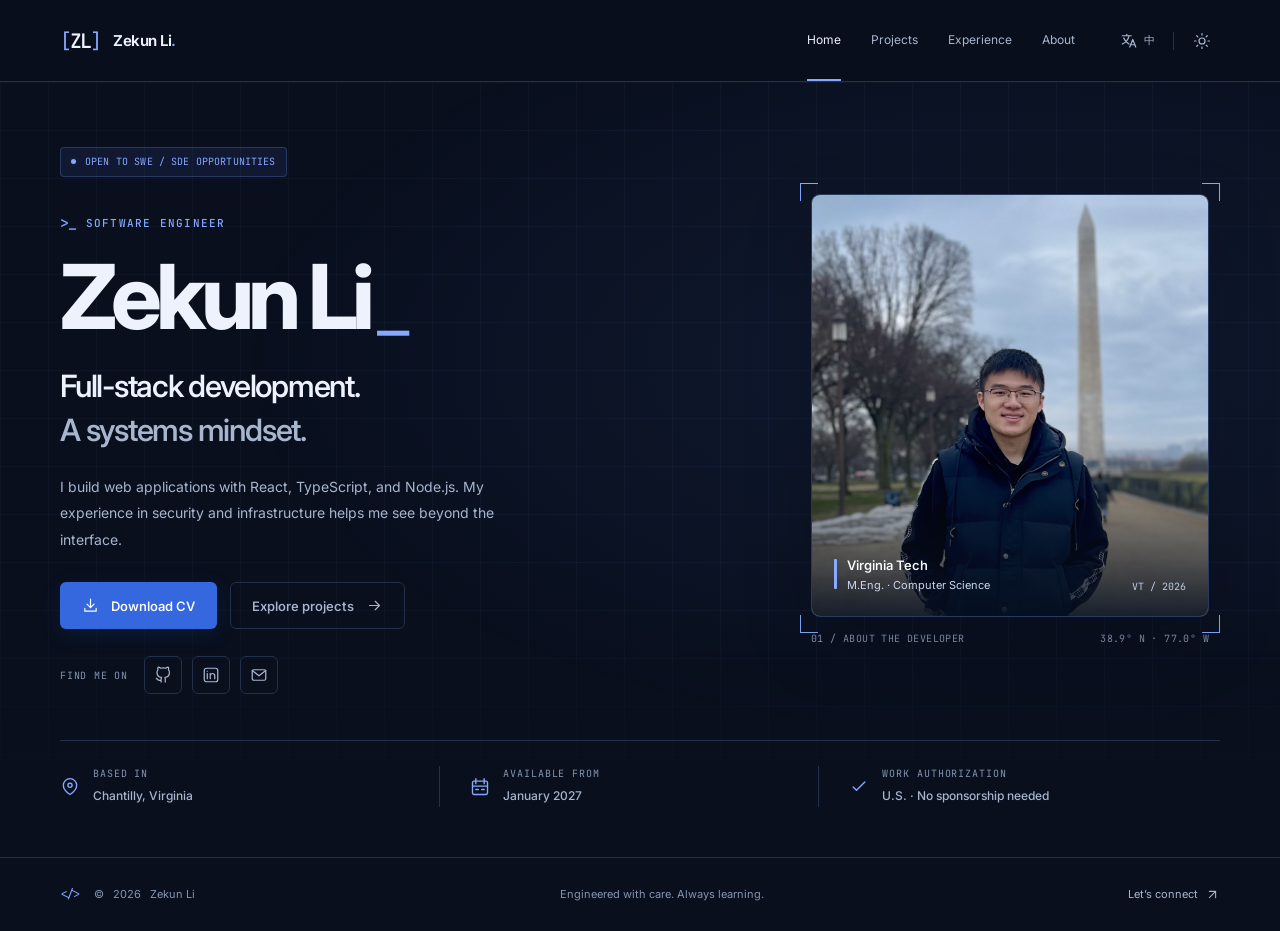
<file: index.html>
<!DOCTYPE html>
<html lang="en" data-theme="dark" data-title-en="Zekun Li — Software Engineer" data-title-zh="李泽坤 — 软件工程师">
<head>
  <meta charset="utf-8">
  <meta name="viewport" content="width=device-width, initial-scale=1">
  <script src="js/preferences.js"></script>
  <title>Zekun Li — Software Engineer</title>
  <meta name="description" content="Zekun Li, software engineer and Virginia Tech M.Eng. student. React, TypeScript, Node.js. Open to SWE / SDE roles starting January 2027." data-content-en="Zekun Li, software engineer and Virginia Tech M.Eng. student. React, TypeScript, Node.js. Open to SWE / SDE roles starting January 2027." data-content-zh="李泽坤，软件工程师、弗吉尼亚理工大学工程硕士在读。专注 React、TypeScript 与 Node.js，寻找 2027 年 1 月入职的 SWE / SDE 岗位。">
  <meta name="theme-color" content="#090f1d">
  <link rel="canonical" href="https://friedtofuwu.github.io/">
  <meta property="og:type" content="website">
  <meta property="og:title" content="Zekun Li — Software Engineer" data-content-en="Zekun Li — Software Engineer" data-content-zh="李泽坤 — 软件工程师">
  <meta property="og:description" content="Zekun Li, software engineer and Virginia Tech M.Eng. student. React, TypeScript, Node.js. Open to SWE / SDE roles starting January 2027." data-content-en="Zekun Li, software engineer and Virginia Tech M.Eng. student. React, TypeScript, Node.js. Open to SWE / SDE roles starting January 2027." data-content-zh="李泽坤，软件工程师、弗吉尼亚理工大学工程硕士在读。专注 React、TypeScript 与 Node.js，寻找 2027 年 1 月入职的 SWE / SDE 岗位。">
  <meta property="og:url" content="https://friedtofuwu.github.io/">
  <meta property="og:image" content="https://friedtofuwu.github.io/images/social-preview.png">
  <meta name="twitter:card" content="summary_large_image">
  <meta name="color-scheme" content="dark light">
  <link rel="icon" type="image/svg+xml" href="favicon/mark.svg">
  <link rel="apple-touch-icon" href="favicon/apple-touch-icon.png">
  <link rel="preconnect" href="https://fonts.googleapis.com">
  <link rel="preconnect" href="https://fonts.gstatic.com" crossorigin>
  <link href="https://fonts.googleapis.com/css2?family=Inter:wght@400;450;500;550;600;650;700;750;800&amp;family=JetBrains+Mono:wght@400;500;600&amp;display=swap" rel="stylesheet">
  <link rel="stylesheet" href="css/style.css">
  <script src="js/main.js" defer></script>
</head>
<body class="home-page">
  <a class="skip-link" data-i18n-en="Skip to content" data-i18n-zh="跳转到主要内容" href="#main">Skip to content</a>
  <svg class="icon-library" xmlns="http://www.w3.org/2000/svg" aria-hidden="true">
<symbol id="arrow" viewBox="0 0 24 24"><path d="M5 12h14m-6-6 6 6-6 6"/></symbol>
<symbol id="external" viewBox="0 0 24 24"><path d="M7 17 17 7M7 7h10v10"/></symbol>
<symbol id="download" viewBox="0 0 24 24"><path d="M12 3v12m-5-5 5 5 5-5M4 16v4h16v-4"/></symbol>
<symbol id="github" viewBox="0 0 24 24"><path d="M9 19c-4.3 1.3-4.3-2.2-6-2.6m12 5v-3.9c0-1.1.1-1.6-.5-2.2 3-.3 6.1-1.5 6.1-6.6a5 5 0 0 0-1.3-3.5 4.8 4.8 0 0 0-.1-3.5s-1.1-.3-3.6 1.3a12.5 12.5 0 0 0-6.6 0C6.5 1.4 5.4 1.7 5.4 1.7a4.8 4.8 0 0 0-.1 3.5A5 5 0 0 0 4 8.7c0 5.1 3.1 6.3 6.1 6.6-.5.5-.6 1.1-.6 2.2v3.9"/></symbol>
<symbol id="linkedin" viewBox="0 0 24 24"><rect x="3" y="3" width="18" height="18" rx="3"/><path d="M7 10v7m0-10v.1M11 17v-7m0 3a3 3 0 0 1 6 0v4"/></symbol>
<symbol id="mail" viewBox="0 0 24 24"><rect x="3" y="5" width="18" height="14" rx="2"/><path d="m3 6 9 7 9-7"/></symbol>
<symbol id="sun" viewBox="0 0 24 24"><circle cx="12" cy="12" r="4"/><path d="M12 2v2m0 16v2M2 12h2m16 0h2M5 5l1.5 1.5m11 11L19 19M5 19l1.5-1.5m11-11L19 5"/></symbol>
<symbol id="moon" viewBox="0 0 24 24"><path d="M21 13a9 9 0 0 1-10-10A9 9 0 1 0 21 13Z"/></symbol>
<symbol id="language" viewBox="0 0 24 24"><path d="M3 5h12M9 3v2m3 0c-1 6-4 9-9 11m2-8c1 3 4 6 7 8m1 4 4-10 4 10m-6.5-3h5"/></symbol>
<symbol id="pin" viewBox="0 0 24 24"><path d="M20 10c0 6-8 11-8 11S4 16 4 10a8 8 0 1 1 16 0Z"/><circle cx="12" cy="10" r="2.5"/></symbol>
<symbol id="code" viewBox="0 0 24 24"><path d="m7 6-6 6 6 6m10-12 6 6-6 6M14 3l-4 18"/></symbol>
<symbol id="check" viewBox="0 0 24 24"><path d="m5 12 4 4L19 6"/></symbol>
<symbol id="server" viewBox="0 0 24 24"><rect x="3" y="3" width="18" height="7" rx="2"/><rect x="3" y="14" width="18" height="7" rx="2"/><path d="M7 6.5h.1M7 17.5h.1M11 6.5h6M11 17.5h6"/></symbol>
<symbol id="shield" viewBox="0 0 24 24"><path d="m12 2 9 4v6c0 5-9 10-9 10S3 17 3 12V6l9-4Z"/><path d="m8 12 3 3 5-6"/></symbol>
<symbol id="calendar" viewBox="0 0 24 24"><rect x="3" y="5" width="18" height="16" rx="2"/><path d="M7 2v6m10-6v6M3 11h18M7 15h3m4 0h3"/></symbol>
</svg>
  <header class="site-header"><div class="container header-inner">
      <a class="brand" href="index.html" aria-label="Zekun Li, home" data-aria-en="Zekun Li, home" data-aria-zh="李泽坤，首页"><span class="brand-mark" aria-hidden="true"><span>[</span>ZL<span>]</span></span><span class="brand-name">Zekun Li<span class="brand-dot">.</span></span></a>
      <nav id="primary-nav" aria-label="Primary navigation" data-aria-en="Primary navigation" data-aria-zh="主导航"><a href="index.html" aria-current="page"><span data-i18n-en="Home" data-i18n-zh="首页">Home</span></a><a href="projects.html"><span data-i18n-en="Projects" data-i18n-zh="项目">Projects</span></a><a href="experience.html"><span data-i18n-en="Experience" data-i18n-zh="经历">Experience</span></a><a href="about.html"><span data-i18n-en="About" data-i18n-zh="关于">About</span></a></nav>
      <div class="header-controls"><button class="icon-button language-toggle" type="button" aria-label="切换为简体中文" title="切换为简体中文"><svg class="icon " aria-hidden="true" focusable="false"><use href="#language"/></svg><span class="language-label" aria-hidden="true">中</span></button><span class="control-divider" aria-hidden="true"></span><button class="icon-button theme-toggle" type="button" aria-label="Switch to light mode" title="Switch to light mode"><svg class="icon theme-icon-sun" aria-hidden="true" focusable="false"><use href="#sun"/></svg><svg class="icon theme-icon-moon" aria-hidden="true" focusable="false"><use href="#moon"/></svg></button><button class="icon-button menu-toggle" type="button" aria-controls="primary-nav" aria-expanded="false" aria-label="Open navigation"><span></span><span></span></button></div>
    </div></header>
  <main id="main">
<div class="home-grid-bg" aria-hidden="true"></div>
<section class="home-hero container" aria-labelledby="home-heading">
  <div class="home-copy">
    <div class="availability"><span class="status-dot" aria-hidden="true"></span><span data-i18n-en="OPEN TO SWE / SDE OPPORTUNITIES" data-i18n-zh="正在寻找 SWE / SDE 岗位">OPEN TO SWE / SDE OPPORTUNITIES</span></div>
    <p class="eyebrow home-eyebrow"><span aria-hidden="true">&gt;_</span> <span data-i18n-en="SOFTWARE ENGINEER" data-i18n-zh="软件工程师">SOFTWARE ENGINEER</span></p>
    <h1 id="home-heading">Zekun Li<span class="name-cursor" aria-hidden="true">_</span></h1>
    <h2 class="home-role"><span data-i18n-en="Full-stack development." data-i18n-zh="全栈开发。">Full-stack development.</span><br><span class="role-secondary" data-i18n-en="A systems mindset." data-i18n-zh="系统思维。">A systems mindset.</span></h2>
    <p class="home-description" data-i18n-en="I build web applications with React, TypeScript, and Node.js. My experience in security and infrastructure helps me see beyond the interface." data-i18n-zh="我使用 React、TypeScript 和 Node.js 开发 Web 应用。安全与基础设施方面的经历，让我能从界面延伸到系统整体来思考问题。">I build web applications with React, TypeScript, and Node.js. My experience in security and infrastructure helps me see beyond the interface.</p>
    <div class="home-actions"><a class="button button-primary" href="Zekun-Li-Resume.pdf" download><svg class="icon " aria-hidden="true" focusable="false"><use href="#download"/></svg><span data-i18n-en="Download CV" data-i18n-zh="下载简历">Download CV</span></a><a class="button button-secondary" href="projects.html"><span data-i18n-en="Explore projects" data-i18n-zh="查看项目">Explore projects</span><svg class="icon " aria-hidden="true" focusable="false"><use href="#arrow"/></svg></a></div>
    <div class="socials"><span class="socials-label"><span data-i18n-en="FIND ME ON" data-i18n-zh="社交链接">FIND ME ON</span></span><a class="social-link" href="https://github.com/friedtofuwu" target="_blank" rel="noopener" aria-label="GitHub — friedtofuwu" title="GitHub"><svg class="icon " aria-hidden="true" focusable="false"><use href="#github"/></svg></a><a class="social-link" href="https://www.linkedin.com/in/zekunli0803/" target="_blank" rel="noopener" aria-label="LinkedIn — Zekun Li" title="LinkedIn"><svg class="icon " aria-hidden="true" focusable="false"><use href="#linkedin"/></svg></a><a class="social-link" href="mailto:zekunli9334@gmail.com" aria-label="Email Zekun Li" data-aria-en="Email Zekun Li" data-aria-zh="给李泽坤发邮件" title="Email" data-title-en="Email" data-title-zh="电子邮箱"><svg class="icon " aria-hidden="true" focusable="false"><use href="#mail"/></svg></a></div>
  </div>
  <div class="profile-visual"><span class="photo-corner corner-tl" aria-hidden="true"></span><span class="photo-corner corner-tr" aria-hidden="true"></span><span class="photo-corner corner-bl" aria-hidden="true"></span><span class="photo-corner corner-br" aria-hidden="true"></span><div class="profile-photo-wrap"><img class="profile-photo" src="images/dc.jpg" alt="Zekun Li in Washington, D.C." data-alt-en="Zekun Li in Washington, D.C." data-alt-zh="李泽坤在华盛顿特区的个人照片" width="1342" height="1342" fetchpriority="high"><div class="photo-shade" aria-hidden="true"></div><div class="photo-caption"><span class="caption-marker" aria-hidden="true"></span><div><strong><span data-i18n-en="Virginia Tech" data-i18n-zh="弗吉尼亚理工大学">Virginia Tech</span></strong><span><span data-i18n-en="M.Eng. · Computer Science" data-i18n-zh="工程硕士 · 计算机科学">M.Eng. · Computer Science</span></span></div><span class="photo-caption-code" aria-hidden="true">VT / 2026</span></div></div><div class="photo-coordinate" aria-hidden="true"><span data-i18n-en="01 / ABOUT THE DEVELOPER" data-i18n-zh="01 / 关于开发者">01 / ABOUT THE DEVELOPER</span><span>38.9° N · 77.0° W</span></div></div>
</section>
<div class="home-facts container"><div><svg class="icon " aria-hidden="true" focusable="false"><use href="#pin"/></svg><span><small><span data-i18n-en="BASED IN" data-i18n-zh="所在地">BASED IN</span></small><strong><span data-i18n-en="Chantilly, Virginia" data-i18n-zh="弗吉尼亚州尚蒂伊">Chantilly, Virginia</span></strong></span></div><div><svg class="icon " aria-hidden="true" focusable="false"><use href="#calendar"/></svg><span><small><span data-i18n-en="AVAILABLE FROM" data-i18n-zh="可入职时间">AVAILABLE FROM</span></small><strong><span data-i18n-en="January 2027" data-i18n-zh="2027 年 1 月">January 2027</span></strong></span></div><div><svg class="icon " aria-hidden="true" focusable="false"><use href="#check"/></svg><span><small><span data-i18n-en="WORK AUTHORIZATION" data-i18n-zh="工作许可">WORK AUTHORIZATION</span></small><strong><span data-i18n-en="U.S. · No sponsorship needed" data-i18n-zh="美国 · 无需雇主担保">U.S. · No sponsorship needed</span></strong></span></div></div>
</main>
  <footer class="site-footer"><div class="container footer-inner"><p><span class="footer-brackets" aria-hidden="true">&lt;/&gt;</span> © <span id="year">2026</span> Zekun Li</p><p><span data-i18n-en="Engineered with care. Always learning." data-i18n-zh="用心构建，持续学习。">Engineered with care. Always learning.</span></p><a href="mailto:zekunli9334@gmail.com"><span data-i18n-en="Let’s connect" data-i18n-zh="联系我">Let’s connect</span> <svg class="icon " aria-hidden="true" focusable="false"><use href="#external"/></svg></a></div></footer>
</body>
</html>
</file>
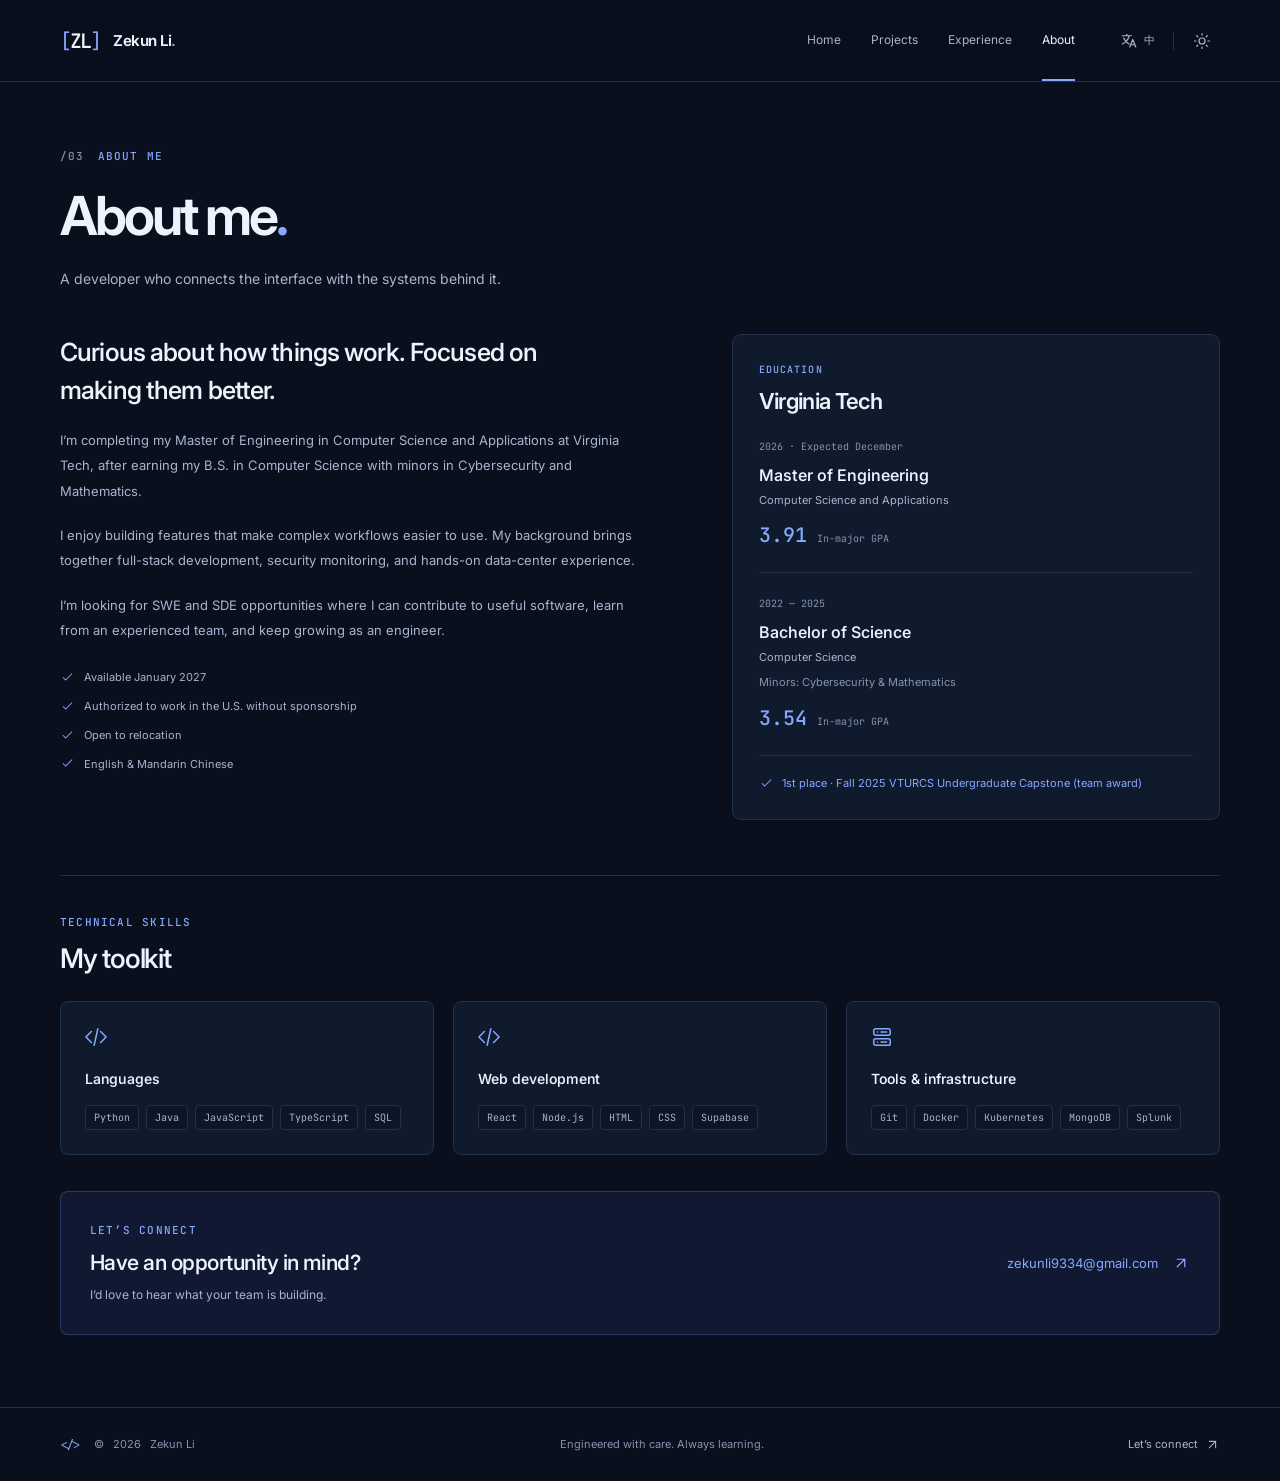
<file: about.html>
<!DOCTYPE html>
<html lang="en" data-theme="dark" data-title-en="About — Zekun Li" data-title-zh="关于我 — 李泽坤">
<head>
  <meta charset="utf-8">
  <meta name="viewport" content="width=device-width, initial-scale=1">
  <script src="js/preferences.js"></script>
  <title>About — Zekun Li</title>
  <meta name="description" content="Learn about Zekun Li’s computer science education, technical skills, and availability for software engineering roles." data-content-en="Learn about Zekun Li’s computer science education, technical skills, and availability for software engineering roles." data-content-zh="了解李泽坤的计算机科学教育背景、技术能力及软件工程岗位求职意向。">
  <meta name="theme-color" content="#090f1d">
  <link rel="canonical" href="https://friedtofuwu.github.io/about.html">
  <meta property="og:type" content="website">
  <meta property="og:title" content="About — Zekun Li" data-content-en="About — Zekun Li" data-content-zh="关于我 — 李泽坤">
  <meta property="og:description" content="Learn about Zekun Li’s computer science education, technical skills, and availability for software engineering roles." data-content-en="Learn about Zekun Li’s computer science education, technical skills, and availability for software engineering roles." data-content-zh="了解李泽坤的计算机科学教育背景、技术能力及软件工程岗位求职意向。">
  <meta property="og:url" content="https://friedtofuwu.github.io/about.html">
  <meta property="og:image" content="https://friedtofuwu.github.io/images/social-preview.png">
  <meta name="twitter:card" content="summary_large_image">
  <meta name="color-scheme" content="dark light">
  <link rel="icon" type="image/svg+xml" href="favicon/mark.svg">
  <link rel="apple-touch-icon" href="favicon/apple-touch-icon.png">
  <link rel="preconnect" href="https://fonts.googleapis.com">
  <link rel="preconnect" href="https://fonts.gstatic.com" crossorigin>
  <link href="https://fonts.googleapis.com/css2?family=Inter:wght@400;450;500;550;600;650;700;750;800&amp;family=JetBrains+Mono:wght@400;500;600&amp;display=swap" rel="stylesheet">
  <link rel="stylesheet" href="css/style.css">
  <script src="js/main.js" defer></script>
</head>
<body class="">
  <a class="skip-link" data-i18n-en="Skip to content" data-i18n-zh="跳转到主要内容" href="#main">Skip to content</a>
  <svg class="icon-library" xmlns="http://www.w3.org/2000/svg" aria-hidden="true">
<symbol id="arrow" viewBox="0 0 24 24"><path d="M5 12h14m-6-6 6 6-6 6"/></symbol>
<symbol id="external" viewBox="0 0 24 24"><path d="M7 17 17 7M7 7h10v10"/></symbol>
<symbol id="download" viewBox="0 0 24 24"><path d="M12 3v12m-5-5 5 5 5-5M4 16v4h16v-4"/></symbol>
<symbol id="github" viewBox="0 0 24 24"><path d="M9 19c-4.3 1.3-4.3-2.2-6-2.6m12 5v-3.9c0-1.1.1-1.6-.5-2.2 3-.3 6.1-1.5 6.1-6.6a5 5 0 0 0-1.3-3.5 4.8 4.8 0 0 0-.1-3.5s-1.1-.3-3.6 1.3a12.5 12.5 0 0 0-6.6 0C6.5 1.4 5.4 1.7 5.4 1.7a4.8 4.8 0 0 0-.1 3.5A5 5 0 0 0 4 8.7c0 5.1 3.1 6.3 6.1 6.6-.5.5-.6 1.1-.6 2.2v3.9"/></symbol>
<symbol id="linkedin" viewBox="0 0 24 24"><rect x="3" y="3" width="18" height="18" rx="3"/><path d="M7 10v7m0-10v.1M11 17v-7m0 3a3 3 0 0 1 6 0v4"/></symbol>
<symbol id="mail" viewBox="0 0 24 24"><rect x="3" y="5" width="18" height="14" rx="2"/><path d="m3 6 9 7 9-7"/></symbol>
<symbol id="sun" viewBox="0 0 24 24"><circle cx="12" cy="12" r="4"/><path d="M12 2v2m0 16v2M2 12h2m16 0h2M5 5l1.5 1.5m11 11L19 19M5 19l1.5-1.5m11-11L19 5"/></symbol>
<symbol id="moon" viewBox="0 0 24 24"><path d="M21 13a9 9 0 0 1-10-10A9 9 0 1 0 21 13Z"/></symbol>
<symbol id="language" viewBox="0 0 24 24"><path d="M3 5h12M9 3v2m3 0c-1 6-4 9-9 11m2-8c1 3 4 6 7 8m1 4 4-10 4 10m-6.5-3h5"/></symbol>
<symbol id="pin" viewBox="0 0 24 24"><path d="M20 10c0 6-8 11-8 11S4 16 4 10a8 8 0 1 1 16 0Z"/><circle cx="12" cy="10" r="2.5"/></symbol>
<symbol id="code" viewBox="0 0 24 24"><path d="m7 6-6 6 6 6m10-12 6 6-6 6M14 3l-4 18"/></symbol>
<symbol id="check" viewBox="0 0 24 24"><path d="m5 12 4 4L19 6"/></symbol>
<symbol id="server" viewBox="0 0 24 24"><rect x="3" y="3" width="18" height="7" rx="2"/><rect x="3" y="14" width="18" height="7" rx="2"/><path d="M7 6.5h.1M7 17.5h.1M11 6.5h6M11 17.5h6"/></symbol>
<symbol id="shield" viewBox="0 0 24 24"><path d="m12 2 9 4v6c0 5-9 10-9 10S3 17 3 12V6l9-4Z"/><path d="m8 12 3 3 5-6"/></symbol>
<symbol id="calendar" viewBox="0 0 24 24"><rect x="3" y="5" width="18" height="16" rx="2"/><path d="M7 2v6m10-6v6M3 11h18M7 15h3m4 0h3"/></symbol>
</svg>
  <header class="site-header"><div class="container header-inner">
      <a class="brand" href="index.html" aria-label="Zekun Li, home" data-aria-en="Zekun Li, home" data-aria-zh="李泽坤，首页"><span class="brand-mark" aria-hidden="true"><span>[</span>ZL<span>]</span></span><span class="brand-name">Zekun Li<span class="brand-dot">.</span></span></a>
      <nav id="primary-nav" aria-label="Primary navigation" data-aria-en="Primary navigation" data-aria-zh="主导航"><a href="index.html"><span data-i18n-en="Home" data-i18n-zh="首页">Home</span></a><a href="projects.html"><span data-i18n-en="Projects" data-i18n-zh="项目">Projects</span></a><a href="experience.html"><span data-i18n-en="Experience" data-i18n-zh="经历">Experience</span></a><a href="about.html" aria-current="page"><span data-i18n-en="About" data-i18n-zh="关于">About</span></a></nav>
      <div class="header-controls"><button class="icon-button language-toggle" type="button" aria-label="切换为简体中文" title="切换为简体中文"><svg class="icon " aria-hidden="true" focusable="false"><use href="#language"/></svg><span class="language-label" aria-hidden="true">中</span></button><span class="control-divider" aria-hidden="true"></span><button class="icon-button theme-toggle" type="button" aria-label="Switch to light mode" title="Switch to light mode"><svg class="icon theme-icon-sun" aria-hidden="true" focusable="false"><use href="#sun"/></svg><svg class="icon theme-icon-moon" aria-hidden="true" focusable="false"><use href="#moon"/></svg></button><button class="icon-button menu-toggle" type="button" aria-controls="primary-nav" aria-expanded="false" aria-label="Open navigation"><span></span><span></span></button></div>
    </div></header>
  <main id="main"><section class="container inner-page"><div class="page-heading"><p class="eyebrow"><span class="page-number">/03</span> <span data-i18n-en="ABOUT ME" data-i18n-zh="关于我">ABOUT ME</span></p><h1><span data-i18n-en="About me" data-i18n-zh="关于我">About me</span><span class="blue-dot">.</span></h1><p class="page-description" data-i18n-en="A developer who connects the interface with the systems behind it." data-i18n-zh="连接用户界面与底层系统的开发者。">A developer who connects the interface with the systems behind it.</p></div><div class="about-layout"><section class="about-story"><h2 data-i18n-en="Curious about how things work. Focused on making them better." data-i18n-zh="好奇事物如何运转，专注让它们变得更好。">Curious about how things work. Focused on making them better.</h2><p data-i18n-en="I’m completing my Master of Engineering in Computer Science and Applications at Virginia Tech, after earning my B.S. in Computer Science with minors in Cybersecurity and Mathematics." data-i18n-zh="我正在弗吉尼亚理工大学攻读计算机科学与应用工程硕士。此前，我获得了该校计算机科学学士学位，并辅修网络安全与数学。">I’m completing my Master of Engineering in Computer Science and Applications at Virginia Tech, after earning my B.S. in Computer Science with minors in Cybersecurity and Mathematics.</p><p data-i18n-en="I enjoy building features that make complex workflows easier to use. My background brings together full-stack development, security monitoring, and hands-on data-center experience." data-i18n-zh="我喜欢构建能简化复杂工作流程的功能。我的背景涵盖全栈开发、安全监控，以及数据中心的实际运维工作。">I enjoy building features that make complex workflows easier to use. My background brings together full-stack development, security monitoring, and hands-on data-center experience.</p><p data-i18n-en="I’m looking for SWE and SDE opportunities where I can contribute to useful software, learn from an experienced team, and keep growing as an engineer." data-i18n-zh="我正在寻找 SWE 和 SDE 岗位，希望参与有价值的软件开发，向经验丰富的团队学习，并持续提升工程能力。">I’m looking for SWE and SDE opportunities where I can contribute to useful software, learn from an experienced team, and keep growing as an engineer.</p><div class="about-facts"><span><svg class="icon " aria-hidden="true" focusable="false"><use href="#check"/></svg><span data-i18n-en="Available January 2027" data-i18n-zh="可于 2027 年 1 月入职">Available January 2027</span></span><span><svg class="icon " aria-hidden="true" focusable="false"><use href="#check"/></svg><span data-i18n-en="Authorized to work in the U.S. without sponsorship" data-i18n-zh="拥有美国工作许可，无需雇主担保">Authorized to work in the U.S. without sponsorship</span></span><span><svg class="icon " aria-hidden="true" focusable="false"><use href="#check"/></svg><span data-i18n-en="Open to relocation" data-i18n-zh="可接受异地工作">Open to relocation</span></span><span><svg class="icon " aria-hidden="true" focusable="false"><use href="#check"/></svg><span data-i18n-en="English &amp; Mandarin Chinese" data-i18n-zh="英语及普通话">English &amp; Mandarin Chinese</span></span></div></section><section class="education-panel" aria-labelledby="education-heading"><p class="eyebrow"><span data-i18n-en="EDUCATION" data-i18n-zh="教育背景">EDUCATION</span></p><h2 data-i18n-en="Virginia Tech" data-i18n-zh="弗吉尼亚理工大学" id="education-heading">Virginia Tech</h2><article class="education-item"><div class="education-date"><span data-i18n-en="2026 · Expected December" data-i18n-zh="2026 年 · 预计 12 月毕业">2026 · Expected December</span></div><h3 data-i18n-en="Master of Engineering" data-i18n-zh="工程硕士">Master of Engineering</h3><p data-i18n-en="Computer Science and Applications" data-i18n-zh="计算机科学与应用">Computer Science and Applications</p><span class="gpa">3.91 <small><span data-i18n-en="In-major GPA" data-i18n-zh="专业 GPA">In-major GPA</span></small></span></article><article class="education-item"><div class="education-date"><span data-i18n-en="2022 — 2025" data-i18n-zh="2022 年 — 2025 年">2022 — 2025</span></div><h3 data-i18n-en="Bachelor of Science" data-i18n-zh="理学学士">Bachelor of Science</h3><p data-i18n-en="Computer Science" data-i18n-zh="计算机科学">Computer Science</p><p class="education-minors" data-i18n-en="Minors: Cybersecurity &amp; Mathematics" data-i18n-zh="辅修：网络安全与数学">Minors: Cybersecurity &amp; Mathematics</p><span class="gpa">3.54 <small><span data-i18n-en="In-major GPA" data-i18n-zh="专业 GPA">In-major GPA</span></small></span></article><div class="education-award"><svg class="icon " aria-hidden="true" focusable="false"><use href="#check"/></svg><span data-i18n-en="1st place · Fall 2025 VTURCS Undergraduate Capstone (team award)" data-i18n-zh="2025 年秋季 VTURCS 本科毕业项目一等奖（团队奖项）">1st place · Fall 2025 VTURCS Undergraduate Capstone (team award)</span></div></section></div>
<section class="toolkit-section" aria-labelledby="toolkit-heading"><div class="subsection-heading"><p class="eyebrow"><span data-i18n-en="TECHNICAL SKILLS" data-i18n-zh="技术能力">TECHNICAL SKILLS</span></p><h2 data-i18n-en="My toolkit" data-i18n-zh="技术栈" id="toolkit-heading">My toolkit</h2></div><div class="toolkit-grid"><article><svg class="icon " aria-hidden="true" focusable="false"><use href="#code"/></svg><h3 data-i18n-en="Languages" data-i18n-zh="编程语言">Languages</h3><div class="tech-chips"><span>Python</span><span>Java</span><span>JavaScript</span><span>TypeScript</span><span>SQL</span></div></article><article><svg class="icon " aria-hidden="true" focusable="false"><use href="#code"/></svg><h3 data-i18n-en="Web development" data-i18n-zh="Web 开发">Web development</h3><div class="tech-chips"><span>React</span><span>Node.js</span><span>HTML</span><span>CSS</span><span>Supabase</span></div></article><article><svg class="icon " aria-hidden="true" focusable="false"><use href="#server"/></svg><h3 data-i18n-en="Tools &amp; infrastructure" data-i18n-zh="工具与基础设施">Tools &amp; infrastructure</h3><div class="tech-chips"><span>Git</span><span>Docker</span><span>Kubernetes</span><span>MongoDB</span><span>Splunk</span></div></article></div></section>
<section class="contact-panel"><div><p class="eyebrow"><span data-i18n-en="LET’S CONNECT" data-i18n-zh="取得联系">LET’S CONNECT</span></p><h2 data-i18n-en="Have an opportunity in mind?" data-i18n-zh="有合适的工作机会？">Have an opportunity in mind?</h2><p data-i18n-en="I’d love to hear what your team is building." data-i18n-zh="期待了解你的团队正在构建什么。">I’d love to hear what your team is building.</p></div><a href="mailto:zekunli9334@gmail.com">zekunli9334@gmail.com <svg class="icon " aria-hidden="true" focusable="false"><use href="#external"/></svg></a></section></section></main>
  <footer class="site-footer"><div class="container footer-inner"><p><span class="footer-brackets" aria-hidden="true">&lt;/&gt;</span> © <span id="year">2026</span> Zekun Li</p><p><span data-i18n-en="Engineered with care. Always learning." data-i18n-zh="用心构建，持续学习。">Engineered with care. Always learning.</span></p><a href="mailto:zekunli9334@gmail.com"><span data-i18n-en="Let’s connect" data-i18n-zh="联系我">Let’s connect</span> <svg class="icon " aria-hidden="true" focusable="false"><use href="#external"/></svg></a></div></footer>
</body>
</html>
</file>
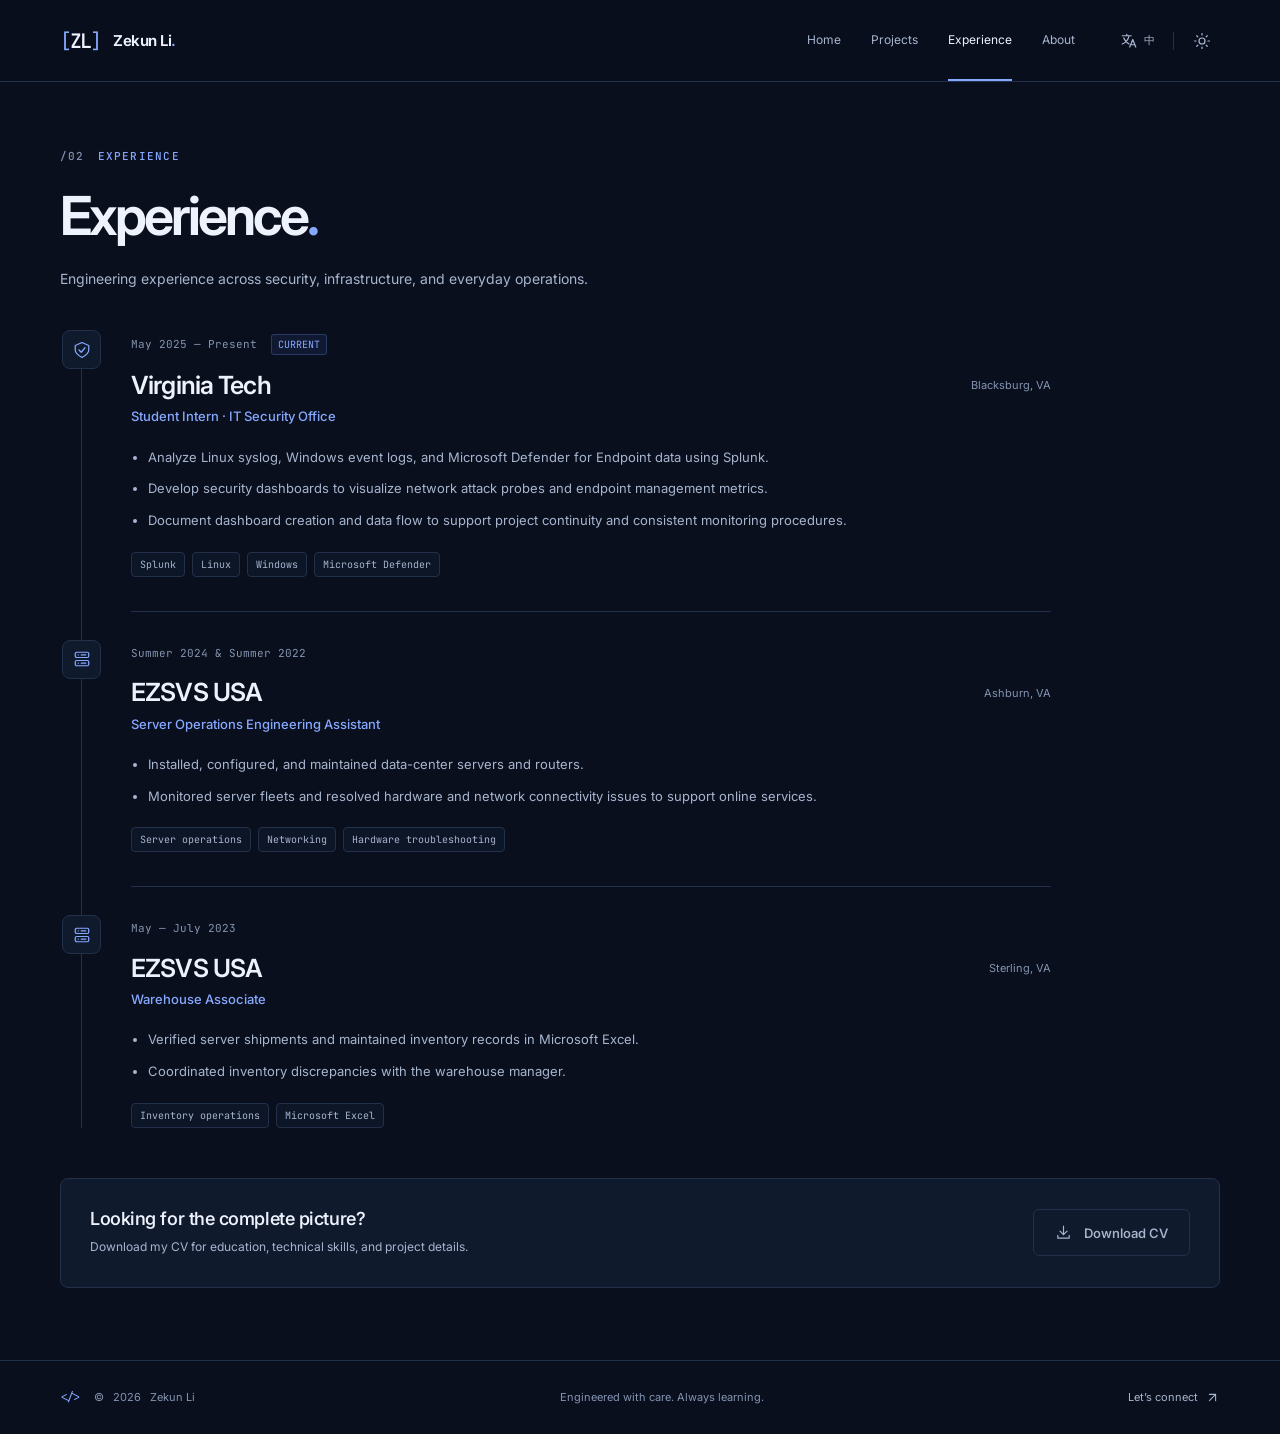
<file: experience.html>
<!DOCTYPE html>
<html lang="en" data-theme="dark" data-title-en="Experience — Zekun Li" data-title-zh="工作经历 — 李泽坤">
<head>
  <meta charset="utf-8">
  <meta name="viewport" content="width=device-width, initial-scale=1">
  <script src="js/preferences.js"></script>
  <title>Experience — Zekun Li</title>
  <meta name="description" content="Zekun Li’s experience in security monitoring at Virginia Tech and server operations at EZSVS USA." data-content-en="Zekun Li’s experience in security monitoring at Virginia Tech and server operations at EZSVS USA." data-content-zh="李泽坤在弗吉尼亚理工大学 IT 安全办公室及 EZSVS USA 的安全监控、服务器运维等工作经历。">
  <meta name="theme-color" content="#090f1d">
  <link rel="canonical" href="https://friedtofuwu.github.io/experience.html">
  <meta property="og:type" content="website">
  <meta property="og:title" content="Experience — Zekun Li" data-content-en="Experience — Zekun Li" data-content-zh="工作经历 — 李泽坤">
  <meta property="og:description" content="Zekun Li’s experience in security monitoring at Virginia Tech and server operations at EZSVS USA." data-content-en="Zekun Li’s experience in security monitoring at Virginia Tech and server operations at EZSVS USA." data-content-zh="李泽坤在弗吉尼亚理工大学 IT 安全办公室及 EZSVS USA 的安全监控、服务器运维等工作经历。">
  <meta property="og:url" content="https://friedtofuwu.github.io/experience.html">
  <meta property="og:image" content="https://friedtofuwu.github.io/images/social-preview.png">
  <meta name="twitter:card" content="summary_large_image">
  <meta name="color-scheme" content="dark light">
  <link rel="icon" type="image/svg+xml" href="favicon/mark.svg">
  <link rel="apple-touch-icon" href="favicon/apple-touch-icon.png">
  <link rel="preconnect" href="https://fonts.googleapis.com">
  <link rel="preconnect" href="https://fonts.gstatic.com" crossorigin>
  <link href="https://fonts.googleapis.com/css2?family=Inter:wght@400;450;500;550;600;650;700;750;800&amp;family=JetBrains+Mono:wght@400;500;600&amp;display=swap" rel="stylesheet">
  <link rel="stylesheet" href="css/style.css">
  <script src="js/main.js" defer></script>
</head>
<body class="">
  <a class="skip-link" data-i18n-en="Skip to content" data-i18n-zh="跳转到主要内容" href="#main">Skip to content</a>
  <svg class="icon-library" xmlns="http://www.w3.org/2000/svg" aria-hidden="true">
<symbol id="arrow" viewBox="0 0 24 24"><path d="M5 12h14m-6-6 6 6-6 6"/></symbol>
<symbol id="external" viewBox="0 0 24 24"><path d="M7 17 17 7M7 7h10v10"/></symbol>
<symbol id="download" viewBox="0 0 24 24"><path d="M12 3v12m-5-5 5 5 5-5M4 16v4h16v-4"/></symbol>
<symbol id="github" viewBox="0 0 24 24"><path d="M9 19c-4.3 1.3-4.3-2.2-6-2.6m12 5v-3.9c0-1.1.1-1.6-.5-2.2 3-.3 6.1-1.5 6.1-6.6a5 5 0 0 0-1.3-3.5 4.8 4.8 0 0 0-.1-3.5s-1.1-.3-3.6 1.3a12.5 12.5 0 0 0-6.6 0C6.5 1.4 5.4 1.7 5.4 1.7a4.8 4.8 0 0 0-.1 3.5A5 5 0 0 0 4 8.7c0 5.1 3.1 6.3 6.1 6.6-.5.5-.6 1.1-.6 2.2v3.9"/></symbol>
<symbol id="linkedin" viewBox="0 0 24 24"><rect x="3" y="3" width="18" height="18" rx="3"/><path d="M7 10v7m0-10v.1M11 17v-7m0 3a3 3 0 0 1 6 0v4"/></symbol>
<symbol id="mail" viewBox="0 0 24 24"><rect x="3" y="5" width="18" height="14" rx="2"/><path d="m3 6 9 7 9-7"/></symbol>
<symbol id="sun" viewBox="0 0 24 24"><circle cx="12" cy="12" r="4"/><path d="M12 2v2m0 16v2M2 12h2m16 0h2M5 5l1.5 1.5m11 11L19 19M5 19l1.5-1.5m11-11L19 5"/></symbol>
<symbol id="moon" viewBox="0 0 24 24"><path d="M21 13a9 9 0 0 1-10-10A9 9 0 1 0 21 13Z"/></symbol>
<symbol id="language" viewBox="0 0 24 24"><path d="M3 5h12M9 3v2m3 0c-1 6-4 9-9 11m2-8c1 3 4 6 7 8m1 4 4-10 4 10m-6.5-3h5"/></symbol>
<symbol id="pin" viewBox="0 0 24 24"><path d="M20 10c0 6-8 11-8 11S4 16 4 10a8 8 0 1 1 16 0Z"/><circle cx="12" cy="10" r="2.5"/></symbol>
<symbol id="code" viewBox="0 0 24 24"><path d="m7 6-6 6 6 6m10-12 6 6-6 6M14 3l-4 18"/></symbol>
<symbol id="check" viewBox="0 0 24 24"><path d="m5 12 4 4L19 6"/></symbol>
<symbol id="server" viewBox="0 0 24 24"><rect x="3" y="3" width="18" height="7" rx="2"/><rect x="3" y="14" width="18" height="7" rx="2"/><path d="M7 6.5h.1M7 17.5h.1M11 6.5h6M11 17.5h6"/></symbol>
<symbol id="shield" viewBox="0 0 24 24"><path d="m12 2 9 4v6c0 5-9 10-9 10S3 17 3 12V6l9-4Z"/><path d="m8 12 3 3 5-6"/></symbol>
<symbol id="calendar" viewBox="0 0 24 24"><rect x="3" y="5" width="18" height="16" rx="2"/><path d="M7 2v6m10-6v6M3 11h18M7 15h3m4 0h3"/></symbol>
</svg>
  <header class="site-header"><div class="container header-inner">
      <a class="brand" href="index.html" aria-label="Zekun Li, home" data-aria-en="Zekun Li, home" data-aria-zh="李泽坤，首页"><span class="brand-mark" aria-hidden="true"><span>[</span>ZL<span>]</span></span><span class="brand-name">Zekun Li<span class="brand-dot">.</span></span></a>
      <nav id="primary-nav" aria-label="Primary navigation" data-aria-en="Primary navigation" data-aria-zh="主导航"><a href="index.html"><span data-i18n-en="Home" data-i18n-zh="首页">Home</span></a><a href="projects.html"><span data-i18n-en="Projects" data-i18n-zh="项目">Projects</span></a><a href="experience.html" aria-current="page"><span data-i18n-en="Experience" data-i18n-zh="经历">Experience</span></a><a href="about.html"><span data-i18n-en="About" data-i18n-zh="关于">About</span></a></nav>
      <div class="header-controls"><button class="icon-button language-toggle" type="button" aria-label="切换为简体中文" title="切换为简体中文"><svg class="icon " aria-hidden="true" focusable="false"><use href="#language"/></svg><span class="language-label" aria-hidden="true">中</span></button><span class="control-divider" aria-hidden="true"></span><button class="icon-button theme-toggle" type="button" aria-label="Switch to light mode" title="Switch to light mode"><svg class="icon theme-icon-sun" aria-hidden="true" focusable="false"><use href="#sun"/></svg><svg class="icon theme-icon-moon" aria-hidden="true" focusable="false"><use href="#moon"/></svg></button><button class="icon-button menu-toggle" type="button" aria-controls="primary-nav" aria-expanded="false" aria-label="Open navigation"><span></span><span></span></button></div>
    </div></header>
  <main id="main"><section class="container inner-page"><div class="page-heading"><p class="eyebrow"><span class="page-number">/02</span> <span data-i18n-en="EXPERIENCE" data-i18n-zh="工作经历">EXPERIENCE</span></p><h1><span data-i18n-en="Experience" data-i18n-zh="工作经历">Experience</span><span class="blue-dot">.</span></h1><p class="page-description" data-i18n-en="Engineering experience across security, infrastructure, and everyday operations." data-i18n-zh="从安全监控、基础设施到日常运营的工程实践。">Engineering experience across security, infrastructure, and everyday operations.</p></div><div class="experience-timeline"><article class="experience-card"><div class="timeline-icon"><svg class="icon " aria-hidden="true" focusable="false"><use href="#shield"/></svg></div><div class="experience-date"><span data-i18n-en="May 2025 — Present" data-i18n-zh="2025 年 5 月 — 至今">May 2025 — Present</span><span class="current-badge" data-i18n-en="CURRENT" data-i18n-zh="在职">CURRENT</span></div><div class="experience-heading"><h2 data-i18n-en="Virginia Tech" data-i18n-zh="弗吉尼亚理工大学">Virginia Tech</h2><span class="experience-location" data-i18n-en="Blacksburg, VA" data-i18n-zh="弗吉尼亚州布莱克斯堡">Blacksburg, VA</span></div><h3 class="experience-role" data-i18n-en="Student Intern · IT Security Office" data-i18n-zh="学生实习生 · IT 安全办公室">Student Intern · IT Security Office</h3><ul><li data-i18n-en="Analyze Linux syslog, Windows event logs, and Microsoft Defender for Endpoint data using Splunk." data-i18n-zh="使用 Splunk 分析 Linux 系统日志、Windows 事件日志及 Microsoft Defender for Endpoint 数据。">Analyze Linux syslog, Windows event logs, and Microsoft Defender for Endpoint data using Splunk.</li><li data-i18n-en="Develop security dashboards to visualize network attack probes and endpoint management metrics." data-i18n-zh="开发安全仪表板，展示网络攻击探测及终端管理指标。">Develop security dashboards to visualize network attack probes and endpoint management metrics.</li><li data-i18n-en="Document dashboard creation and data flow to support project continuity and consistent monitoring procedures." data-i18n-zh="编写仪表板构建与数据流技术文档，支持项目延续及监控流程标准化。">Document dashboard creation and data flow to support project continuity and consistent monitoring procedures.</li></ul><div class="tech-chips"><span>Splunk</span><span>Linux</span><span>Windows</span><span>Microsoft Defender</span></div></article><article class="experience-card"><div class="timeline-icon"><svg class="icon " aria-hidden="true" focusable="false"><use href="#server"/></svg></div><div class="experience-date"><span data-i18n-en="Summer 2024 &amp; Summer 2022" data-i18n-zh="2024 年夏季及 2022 年夏季">Summer 2024 &amp; Summer 2022</span></div><div class="experience-heading"><h2 data-i18n-en="EZSVS USA" data-i18n-zh="EZSVS USA">EZSVS USA</h2><span class="experience-location" data-i18n-en="Ashburn, VA" data-i18n-zh="弗吉尼亚州阿什本">Ashburn, VA</span></div><h3 class="experience-role" data-i18n-en="Server Operations Engineering Assistant" data-i18n-zh="服务器运维工程助理">Server Operations Engineering Assistant</h3><ul><li data-i18n-en="Installed, configured, and maintained data-center servers and routers." data-i18n-zh="在数据中心安装、配置与维护服务器及路由器。">Installed, configured, and maintained data-center servers and routers.</li><li data-i18n-en="Monitored server fleets and resolved hardware and network connectivity issues to support online services." data-i18n-zh="监控服务器集群状态，排查硬件和网络连接问题，保障在线服务运行。">Monitored server fleets and resolved hardware and network connectivity issues to support online services.</li></ul><div class="tech-chips"><span data-i18n-en="Server operations" data-i18n-zh="服务器运维">Server operations</span><span data-i18n-en="Networking" data-i18n-zh="网络维护">Networking</span><span data-i18n-en="Hardware troubleshooting" data-i18n-zh="硬件故障排查">Hardware troubleshooting</span></div></article><article class="experience-card"><div class="timeline-icon"><svg class="icon " aria-hidden="true" focusable="false"><use href="#server"/></svg></div><div class="experience-date"><span data-i18n-en="May — July 2023" data-i18n-zh="2023 年 5 月 — 7 月">May — July 2023</span></div><div class="experience-heading"><h2 data-i18n-en="EZSVS USA" data-i18n-zh="EZSVS USA">EZSVS USA</h2><span class="experience-location" data-i18n-en="Sterling, VA" data-i18n-zh="弗吉尼亚州斯特灵">Sterling, VA</span></div><h3 class="experience-role" data-i18n-en="Warehouse Associate" data-i18n-zh="仓储助理">Warehouse Associate</h3><ul><li data-i18n-en="Verified server shipments and maintained inventory records in Microsoft Excel." data-i18n-zh="核对服务器货物，并使用 Microsoft Excel 维护库存记录。">Verified server shipments and maintained inventory records in Microsoft Excel.</li><li data-i18n-en="Coordinated inventory discrepancies with the warehouse manager." data-i18n-zh="与仓库经理协调处理库存差异。">Coordinated inventory discrepancies with the warehouse manager.</li></ul><div class="tech-chips"><span data-i18n-en="Inventory operations" data-i18n-zh="库存管理">Inventory operations</span><span>Microsoft Excel</span></div></article></div><div class="callout"><div><h2 data-i18n-en="Looking for the complete picture?" data-i18n-zh="想了解完整经历？">Looking for the complete picture?</h2><p data-i18n-en="Download my CV for education, technical skills, and project details." data-i18n-zh="下载简历，查看教育背景、技术能力及项目详情。">Download my CV for education, technical skills, and project details.</p></div><a class="button button-secondary" href="Zekun-Li-Resume.pdf" download><svg class="icon " aria-hidden="true" focusable="false"><use href="#download"/></svg><span data-i18n-en="Download CV" data-i18n-zh="下载简历">Download CV</span></a></div></section></main>
  <footer class="site-footer"><div class="container footer-inner"><p><span class="footer-brackets" aria-hidden="true">&lt;/&gt;</span> © <span id="year">2026</span> Zekun Li</p><p><span data-i18n-en="Engineered with care. Always learning." data-i18n-zh="用心构建，持续学习。">Engineered with care. Always learning.</span></p><a href="mailto:zekunli9334@gmail.com"><span data-i18n-en="Let’s connect" data-i18n-zh="联系我">Let’s connect</span> <svg class="icon " aria-hidden="true" focusable="false"><use href="#external"/></svg></a></div></footer>
</body>
</html>
</file>
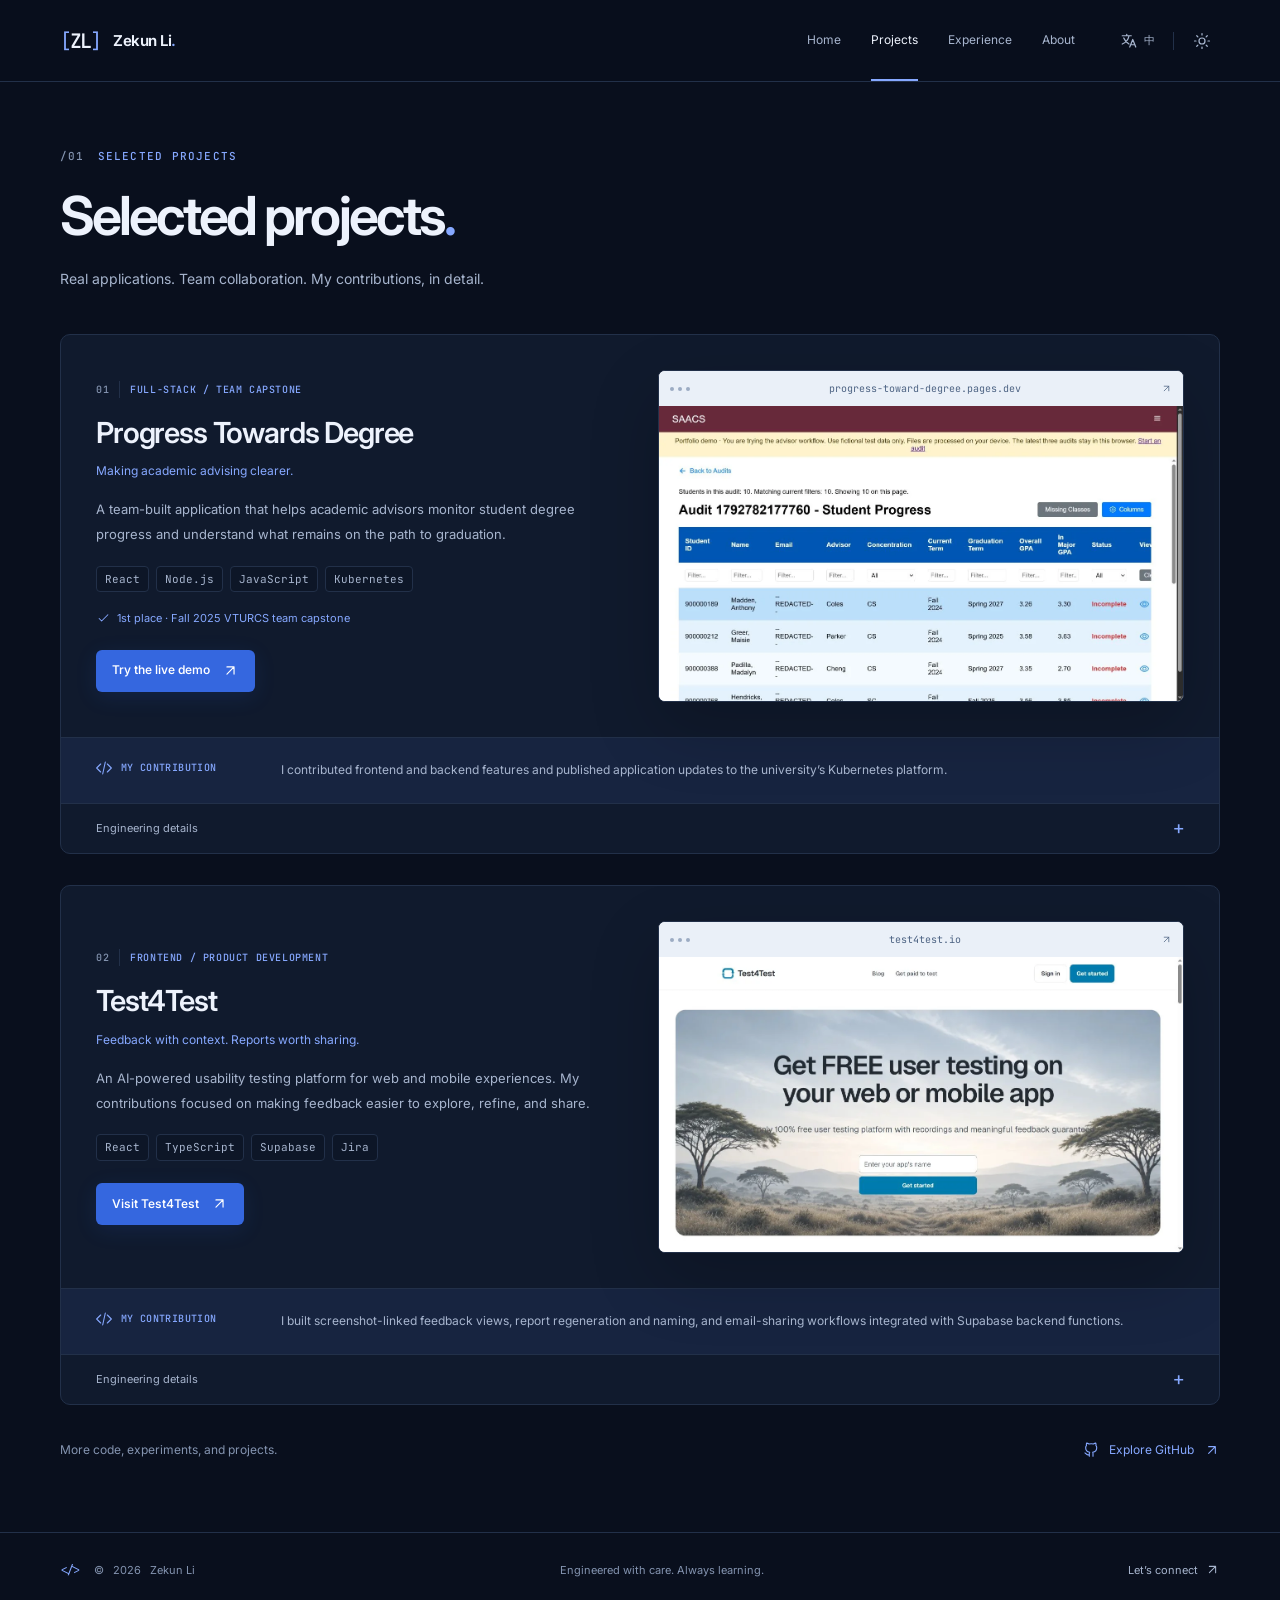
<file: projects.html>
<!DOCTYPE html>
<html lang="en" data-theme="dark" data-title-en="Projects — Zekun Li" data-title-zh="项目作品 — 李泽坤">
<head>
  <meta charset="utf-8">
  <meta name="viewport" content="width=device-width, initial-scale=1">
  <script src="js/preferences.js"></script>
  <title>Projects — Zekun Li</title>
  <meta name="description" content="Explore Zekun Li’s contributions to Progress Towards Degree and Test4Test, with live demos and engineering details." data-content-en="Explore Zekun Li’s contributions to Progress Towards Degree and Test4Test, with live demos and engineering details." data-content-zh="查看李泽坤在 Progress Towards Degree 与 Test4Test 中的开发贡献、在线演示及工程细节。">
  <meta name="theme-color" content="#090f1d">
  <link rel="canonical" href="https://friedtofuwu.github.io/projects.html">
  <meta property="og:type" content="website">
  <meta property="og:title" content="Projects — Zekun Li" data-content-en="Projects — Zekun Li" data-content-zh="项目作品 — 李泽坤">
  <meta property="og:description" content="Explore Zekun Li’s contributions to Progress Towards Degree and Test4Test, with live demos and engineering details." data-content-en="Explore Zekun Li’s contributions to Progress Towards Degree and Test4Test, with live demos and engineering details." data-content-zh="查看李泽坤在 Progress Towards Degree 与 Test4Test 中的开发贡献、在线演示及工程细节。">
  <meta property="og:url" content="https://friedtofuwu.github.io/projects.html">
  <meta property="og:image" content="https://friedtofuwu.github.io/images/social-preview.png">
  <meta name="twitter:card" content="summary_large_image">
  <meta name="color-scheme" content="dark light">
  <link rel="icon" type="image/svg+xml" href="favicon/mark.svg">
  <link rel="apple-touch-icon" href="favicon/apple-touch-icon.png">
  <link rel="preconnect" href="https://fonts.googleapis.com">
  <link rel="preconnect" href="https://fonts.gstatic.com" crossorigin>
  <link href="https://fonts.googleapis.com/css2?family=Inter:wght@400;450;500;550;600;650;700;750;800&amp;family=JetBrains+Mono:wght@400;500;600&amp;display=swap" rel="stylesheet">
  <link rel="stylesheet" href="css/style.css">
  <script src="js/main.js" defer></script>
</head>
<body class="">
  <a class="skip-link" data-i18n-en="Skip to content" data-i18n-zh="跳转到主要内容" href="#main">Skip to content</a>
  <svg class="icon-library" xmlns="http://www.w3.org/2000/svg" aria-hidden="true">
<symbol id="arrow" viewBox="0 0 24 24"><path d="M5 12h14m-6-6 6 6-6 6"/></symbol>
<symbol id="external" viewBox="0 0 24 24"><path d="M7 17 17 7M7 7h10v10"/></symbol>
<symbol id="download" viewBox="0 0 24 24"><path d="M12 3v12m-5-5 5 5 5-5M4 16v4h16v-4"/></symbol>
<symbol id="github" viewBox="0 0 24 24"><path d="M9 19c-4.3 1.3-4.3-2.2-6-2.6m12 5v-3.9c0-1.1.1-1.6-.5-2.2 3-.3 6.1-1.5 6.1-6.6a5 5 0 0 0-1.3-3.5 4.8 4.8 0 0 0-.1-3.5s-1.1-.3-3.6 1.3a12.5 12.5 0 0 0-6.6 0C6.5 1.4 5.4 1.7 5.4 1.7a4.8 4.8 0 0 0-.1 3.5A5 5 0 0 0 4 8.7c0 5.1 3.1 6.3 6.1 6.6-.5.5-.6 1.1-.6 2.2v3.9"/></symbol>
<symbol id="linkedin" viewBox="0 0 24 24"><rect x="3" y="3" width="18" height="18" rx="3"/><path d="M7 10v7m0-10v.1M11 17v-7m0 3a3 3 0 0 1 6 0v4"/></symbol>
<symbol id="mail" viewBox="0 0 24 24"><rect x="3" y="5" width="18" height="14" rx="2"/><path d="m3 6 9 7 9-7"/></symbol>
<symbol id="sun" viewBox="0 0 24 24"><circle cx="12" cy="12" r="4"/><path d="M12 2v2m0 16v2M2 12h2m16 0h2M5 5l1.5 1.5m11 11L19 19M5 19l1.5-1.5m11-11L19 5"/></symbol>
<symbol id="moon" viewBox="0 0 24 24"><path d="M21 13a9 9 0 0 1-10-10A9 9 0 1 0 21 13Z"/></symbol>
<symbol id="language" viewBox="0 0 24 24"><path d="M3 5h12M9 3v2m3 0c-1 6-4 9-9 11m2-8c1 3 4 6 7 8m1 4 4-10 4 10m-6.5-3h5"/></symbol>
<symbol id="pin" viewBox="0 0 24 24"><path d="M20 10c0 6-8 11-8 11S4 16 4 10a8 8 0 1 1 16 0Z"/><circle cx="12" cy="10" r="2.5"/></symbol>
<symbol id="code" viewBox="0 0 24 24"><path d="m7 6-6 6 6 6m10-12 6 6-6 6M14 3l-4 18"/></symbol>
<symbol id="check" viewBox="0 0 24 24"><path d="m5 12 4 4L19 6"/></symbol>
<symbol id="server" viewBox="0 0 24 24"><rect x="3" y="3" width="18" height="7" rx="2"/><rect x="3" y="14" width="18" height="7" rx="2"/><path d="M7 6.5h.1M7 17.5h.1M11 6.5h6M11 17.5h6"/></symbol>
<symbol id="shield" viewBox="0 0 24 24"><path d="m12 2 9 4v6c0 5-9 10-9 10S3 17 3 12V6l9-4Z"/><path d="m8 12 3 3 5-6"/></symbol>
<symbol id="calendar" viewBox="0 0 24 24"><rect x="3" y="5" width="18" height="16" rx="2"/><path d="M7 2v6m10-6v6M3 11h18M7 15h3m4 0h3"/></symbol>
</svg>
  <header class="site-header"><div class="container header-inner">
      <a class="brand" href="index.html" aria-label="Zekun Li, home" data-aria-en="Zekun Li, home" data-aria-zh="李泽坤，首页"><span class="brand-mark" aria-hidden="true"><span>[</span>ZL<span>]</span></span><span class="brand-name">Zekun Li<span class="brand-dot">.</span></span></a>
      <nav id="primary-nav" aria-label="Primary navigation" data-aria-en="Primary navigation" data-aria-zh="主导航"><a href="index.html"><span data-i18n-en="Home" data-i18n-zh="首页">Home</span></a><a href="projects.html" aria-current="page"><span data-i18n-en="Projects" data-i18n-zh="项目">Projects</span></a><a href="experience.html"><span data-i18n-en="Experience" data-i18n-zh="经历">Experience</span></a><a href="about.html"><span data-i18n-en="About" data-i18n-zh="关于">About</span></a></nav>
      <div class="header-controls"><button class="icon-button language-toggle" type="button" aria-label="切换为简体中文" title="切换为简体中文"><svg class="icon " aria-hidden="true" focusable="false"><use href="#language"/></svg><span class="language-label" aria-hidden="true">中</span></button><span class="control-divider" aria-hidden="true"></span><button class="icon-button theme-toggle" type="button" aria-label="Switch to light mode" title="Switch to light mode"><svg class="icon theme-icon-sun" aria-hidden="true" focusable="false"><use href="#sun"/></svg><svg class="icon theme-icon-moon" aria-hidden="true" focusable="false"><use href="#moon"/></svg></button><button class="icon-button menu-toggle" type="button" aria-controls="primary-nav" aria-expanded="false" aria-label="Open navigation"><span></span><span></span></button></div>
    </div></header>
  <main id="main"><section class="container inner-page"><div class="page-heading"><p class="eyebrow"><span class="page-number">/01</span> <span data-i18n-en="SELECTED PROJECTS" data-i18n-zh="项目作品">SELECTED PROJECTS</span></p><h1><span data-i18n-en="Selected projects" data-i18n-zh="项目作品">Selected projects</span><span class="blue-dot">.</span></h1><p class="page-description" data-i18n-en="Real applications. Team collaboration. My contributions, in detail." data-i18n-zh="真实应用，团队协作，以及我在其中的具体贡献。">Real applications. Team collaboration. My contributions, in detail.</p></div><article class="project-card" aria-labelledby="degree-title"><div class="project-overview"><div class="project-copy"><p class="eyebrow"><span class="project-number">01</span><span data-i18n-en="FULL-STACK / TEAM CAPSTONE" data-i18n-zh="全栈开发 / 团队毕业项目">FULL-STACK / TEAM CAPSTONE</span></p><h2 id="degree-title">Progress Towards Degree</h2><p class="project-subtitle" data-i18n-en="Making academic advising clearer." data-i18n-zh="让学业指导更加清晰。">Making academic advising clearer.</p><p class="project-description" data-i18n-en="A team-built application that helps academic advisors monitor student degree progress and understand what remains on the path to graduation." data-i18n-zh="一个帮助学业顾问跟踪学生学位进度、了解毕业要求完成情况的团队项目。">A team-built application that helps academic advisors monitor student degree progress and understand what remains on the path to graduation.</p><div class="tech-chips"><span>React</span><span>Node.js</span><span>JavaScript</span><span>Kubernetes</span></div><div class="award-badge"><svg class="icon " aria-hidden="true" focusable="false"><use href="#check"/></svg><span data-i18n-en="1st place · Fall 2025 VTURCS team capstone" data-i18n-zh="2025 年秋季 VTURCS 团队毕业项目一等奖">1st place · Fall 2025 VTURCS team capstone</span></div><a class="button button-primary button-small" href="https://progress-toward-degree.pages.dev/" target="_blank" rel="noopener"><span data-i18n-en="Try the live demo" data-i18n-zh="体验在线演示">Try the live demo</span><svg class="icon " aria-hidden="true" focusable="false"><use href="#external"/></svg></a></div><a class="project-preview" href="https://progress-toward-degree.pages.dev/" target="_blank" rel="noopener" aria-label="Progress Towards Degree"><div class="preview-bar"><span class="window-dots" aria-hidden="true"><i></i><i></i><i></i></span><span>progress-toward-degree.pages.dev</span><svg class="icon " aria-hidden="true" focusable="false"><use href="#external"/></svg></div><img src="images/degree-audit.webp" alt="SAACS degree audit demo showing student progress and academic filters with sample data" data-alt-en="SAACS degree audit demo showing student progress and academic filters with sample data" data-alt-zh="SAACS 学位审核演示：使用示例数据展示学生学业进度和筛选功能" width="1265" height="712" loading="lazy"></a></div><div class="contribution-strip"><span><svg class="icon " aria-hidden="true" focusable="false"><use href="#code"/></svg><span data-i18n-en="MY CONTRIBUTION" data-i18n-zh="我的贡献">MY CONTRIBUTION</span></span><p data-i18n-en="I contributed frontend and backend features and published application updates to the university’s Kubernetes platform." data-i18n-zh="我参与前后端功能开发，并在学校的 Kubernetes 平台上发布应用更新。">I contributed frontend and backend features and published application updates to the university’s Kubernetes platform.</p></div><details class="project-details"><summary><span data-i18n-en="Engineering details" data-i18n-zh="工程细节">Engineering details</span><span class="details-plus" aria-hidden="true">+</span></summary><div class="details-grid"><div><h3 data-i18n-en="The problem" data-i18n-zh="要解决的问题">The problem</h3><p data-i18n-en="Advisors need a practical way to review course histories and degree requirements so they can support student progress toward graduation." data-i18n-zh="学业顾问需要便捷地查看课程记录和学位要求，以帮助学生规划毕业进度。">Advisors need a practical way to review course histories and degree requirements so they can support student progress toward graduation.</p></div><div><h3 data-i18n-en="What I worked on" data-i18n-zh="我参与的工作">What I worked on</h3><ul><li data-i18n-en="Developed frontend and backend features through an agile team workflow." data-i18n-zh="在敏捷团队中参与前端和后端功能开发。">Developed frontend and backend features through an agile team workflow.</li><li data-i18n-en="Published frontend and backend updates by changing container image versions on the university’s Kubernetes platform." data-i18n-zh="通过更新容器镜像版本，在学校的 Kubernetes 平台上发布前后端更新。">Published frontend and backend updates by changing container image versions on the university’s Kubernetes platform.</li><li data-i18n-en="Earned first place with the project team in the Fall 2025 VTURCS Undergraduate Capstone competition." data-i18n-zh="与项目团队共同获得 2025 年秋季 VTURCS 本科毕业项目竞赛一等奖。">Earned first place with the project team in the Fall 2025 VTURCS Undergraduate Capstone competition.</li></ul></div></div></details></article><article class="project-card" aria-labelledby="test-title"><div class="project-overview"><div class="project-copy"><p class="eyebrow"><span class="project-number">02</span><span data-i18n-en="FRONTEND / PRODUCT DEVELOPMENT" data-i18n-zh="前端开发 / 产品开发">FRONTEND / PRODUCT DEVELOPMENT</span></p><h2 id="test-title">Test4Test</h2><p class="project-subtitle" data-i18n-en="Feedback with context. Reports worth sharing." data-i18n-zh="有上下文的反馈，更易分享的报告。">Feedback with context. Reports worth sharing.</p><p class="project-description" data-i18n-en="An AI-powered usability testing platform for web and mobile experiences. My contributions focused on making feedback easier to explore, refine, and share." data-i18n-zh="一个面向 Web 和移动端体验的 AI 可用性测试平台。我主要参与反馈查看、报告生成与分享流程的开发。">An AI-powered usability testing platform for web and mobile experiences. My contributions focused on making feedback easier to explore, refine, and share.</p><div class="tech-chips"><span>React</span><span>TypeScript</span><span>Supabase</span><span>Jira</span></div><a class="button button-primary button-small" href="https://test4test.io/" target="_blank" rel="noopener"><span data-i18n-en="Visit Test4Test" data-i18n-zh="访问 Test4Test">Visit Test4Test</span><svg class="icon " aria-hidden="true" focusable="false"><use href="#external"/></svg></a></div><a class="project-preview" href="https://test4test.io/" target="_blank" rel="noopener" aria-label="Test4Test"><div class="preview-bar"><span class="window-dots" aria-hidden="true"><i></i><i></i><i></i></span><span>test4test.io</span><svg class="icon " aria-hidden="true" focusable="false"><use href="#external"/></svg></div><img src="images/test4test.webp" alt="Test4Test homepage introducing usability testing for web and mobile apps" data-alt-en="Test4Test homepage introducing usability testing for web and mobile apps" data-alt-zh="Test4Test 首页，介绍 Web 和移动应用的可用性测试服务" width="1265" height="712" loading="lazy"></a></div><div class="contribution-strip"><span><svg class="icon " aria-hidden="true" focusable="false"><use href="#code"/></svg><span data-i18n-en="MY CONTRIBUTION" data-i18n-zh="我的贡献">MY CONTRIBUTION</span></span><p data-i18n-en="I built screenshot-linked feedback views, report regeneration and naming, and email-sharing workflows integrated with Supabase backend functions." data-i18n-zh="我开发了关联截图的反馈视图、报告重新生成与自定义命名功能，以及对接 Supabase 后端函数的邮件分享流程。">I built screenshot-linked feedback views, report regeneration and naming, and email-sharing workflows integrated with Supabase backend functions.</p></div><details class="project-details"><summary><span data-i18n-en="Engineering details" data-i18n-zh="工程细节">Engineering details</span><span class="details-plus" aria-hidden="true">+</span></summary><div class="details-grid"><div><h3 data-i18n-en="The problem" data-i18n-zh="要解决的问题">The problem</h3><p data-i18n-en="Usability feedback is more useful when teams can see its context, select the insights that matter, and share them with the right people." data-i18n-zh="当团队能理解反馈的上下文、选择关键意见并与相关人员分享时，可用性测试的结果才能更好地推动产品迭代。">Usability feedback is more useful when teams can see its context, select the insights that matter, and share them with the right people.</p></div><div><h3 data-i18n-en="What I worked on" data-i18n-zh="我参与的工作">What I worked on</h3><ul><li data-i18n-en="Built React and TypeScript feedback views linked to usability-test screenshots." data-i18n-zh="使用 React 和 TypeScript 构建与可用性测试截图关联的反馈视图。">Built React and TypeScript feedback views linked to usability-test screenshots.</li><li data-i18n-en="Implemented report regeneration from selected feedback and custom report naming, integrated with Supabase backend functions." data-i18n-zh="实现基于所选反馈重新生成报告及自定义报告名称，并与 Supabase 后端函数对接。">Implemented report regeneration from selected feedback and custom report naming, integrated with Supabase backend functions.</li><li data-i18n-en="Built email-sharing and recipient signup workflows for access to shared usability reports." data-i18n-zh="开发邮件分享及接收者注册流程，使受邀用户能访问共享的可用性报告。">Built email-sharing and recipient signup workflows for access to shared usability reports.</li><li data-i18n-en="Collaborated through an agile development process using Jira." data-i18n-zh="使用 Jira 参与敏捷开发协作。">Collaborated through an agile development process using Jira.</li></ul></div></div></details></article><div class="page-bottom-link"><span><span data-i18n-en="More code, experiments, and projects." data-i18n-zh="更多代码、尝试与项目。">More code, experiments, and projects.</span></span><a href="https://github.com/friedtofuwu" target="_blank" rel="noopener"><svg class="icon " aria-hidden="true" focusable="false"><use href="#github"/></svg><span data-i18n-en="Explore GitHub" data-i18n-zh="查看 GitHub">Explore GitHub</span><svg class="icon " aria-hidden="true" focusable="false"><use href="#external"/></svg></a></div></section></main>
  <footer class="site-footer"><div class="container footer-inner"><p><span class="footer-brackets" aria-hidden="true">&lt;/&gt;</span> © <span id="year">2026</span> Zekun Li</p><p><span data-i18n-en="Engineered with care. Always learning." data-i18n-zh="用心构建，持续学习。">Engineered with care. Always learning.</span></p><a href="mailto:zekunli9334@gmail.com"><span data-i18n-en="Let’s connect" data-i18n-zh="联系我">Let’s connect</span> <svg class="icon " aria-hidden="true" focusable="false"><use href="#external"/></svg></a></div></footer>
</body>
</html>
</file>
<file: css/style.css>
/* Shared design system. Both themes use the same semantic color tokens. */
:root {
  color-scheme: dark;
  --bg: #090f1d;
  --surface: #101a2d;
  --surface-raised: #152138;
  --surface-soft: #0d1627;
  --header: rgba(9, 15, 29, .94);
  --text: #edf2fc;
  --secondary: #a7b5ce;
  --muted: #8494b0;
  --accent: #86a8ff;
  --accent-strong: #3567df;
  --accent-wash: rgba(91, 137, 255, .09);
  --accent-line: rgba(117, 157, 255, .24);
  --border: #223049;
  --grid: rgba(129, 161, 226, .045);
  --shadow: 0 25px 70px rgba(0, 0, 0, .20);
  --sans: 'Inter', 'Microsoft YaHei', 'PingFang SC', system-ui, sans-serif;
  --mono: 'JetBrains Mono', 'Microsoft YaHei', monospace;
}

:root[data-theme="light"] {
  color-scheme: light;
  --bg: #f7f9fd;
  --surface: #ffffff;
  --surface-raised: #edf2fb;
  --surface-soft: #f1f5fc;
  --header: rgba(247, 249, 253, .94);
  --text: #162340;
  --secondary: #4c5e7b;
  --muted: #5f708b;
  --accent: #245dce;
  --accent-strong: #285fd4;
  --accent-wash: rgba(47, 105, 232, .055);
  --accent-line: rgba(47, 105, 232, .22);
  --border: #dce4f1;
  --grid: rgba(56, 96, 168, .05);
  --shadow: 0 25px 70px rgba(28, 63, 121, .08);
}

* { box-sizing: border-box; }
html { scroll-padding-top: 105px; }
body { margin: 0; min-height: 100vh; min-height: 100svh; display: flex; flex-direction: column; background: var(--bg); color: var(--text); font: 15px/1.7 var(--sans); -webkit-font-smoothing: antialiased; }
body.menu-open { overflow: hidden; }
main { flex: 1; }
a { color: inherit; text-decoration: none; }
button { font: inherit; cursor: pointer; }
button, a, summary { -webkit-tap-highlight-color: transparent; touch-action: manipulation; }
button { color: inherit; }
img { display: block; max-width: 100%; }
h1, h2, h3, p { margin: 0; }
h1, h2, h3 { line-height: 1.25; }
::selection { color: var(--text); background: var(--accent-line); }
:focus-visible { outline: 3px solid var(--accent); outline-offset: 5px; border-radius: 4px; }
.container { width: min(1160px, calc(100% - 96px)); margin-inline: auto; }
.icon-library { position: absolute; width: 0; height: 0; overflow: hidden; }
.icon { width: 20px; height: 20px; fill: none; stroke: currentColor; stroke-width: 1.65; stroke-linecap: round; stroke-linejoin: round; flex: 0 0 auto; }
.skip-link { position: fixed; z-index: 50; top: 10px; left: 20px; padding: 10px 20px; border-radius: 5px; background: var(--accent-strong); color: #fff; transform: translateY(-160%); }
.skip-link:focus { transform: none; }
.eyebrow { font: 500 11px/1.7 var(--mono); letter-spacing: .11em; color: var(--accent); display: flex; align-items: center; gap: 13px; }
.blue-dot { color: var(--accent); }
.button { min-height: 47px; display: inline-flex; align-items: center; justify-content: center; gap: 12px; padding: 12px 21px; border-radius: 6px; border: 1px solid transparent; font-size: 13px; font-weight: 550; line-height: 1.4; white-space: nowrap; transition: transform .18s, background .18s, border-color .18s; }
.button:hover { transform: translateY(-2px); }
.button-primary { color: #fff; background: var(--accent-strong); box-shadow: 0 5px 22px rgba(45, 103, 239, .12); }
.button-primary:hover { background: #3468df; }
.button-secondary { color: var(--secondary); background: transparent; border-color: var(--border); }
.button-secondary:hover { background: var(--surface-raised); border-color: var(--accent-line); color: var(--text); }
.button .icon { width: 17px; height: 17px; }
.button-small { min-height: 42px; padding: 11px 15px; font-size: 12px; }

/* Navigation and persistent preference controls */
.site-header { height: 82px; position: sticky; top: 0; z-index: 30; background: var(--header); backdrop-filter: blur(18px); border-bottom: 1px solid var(--border); }
.header-inner { height: 100%; display: flex; align-items: center; }
.brand { display: inline-flex; align-items: center; gap: 13px; flex-shrink: 0; }
.brand-mark { font: 600 20px/1 var(--mono); letter-spacing: -2px; }
.brand-mark > span { color: var(--accent); font-weight: 400; }
.brand-name { font-size: 15px; font-weight: 650; letter-spacing: -.03em; }
.brand-dot { color: var(--accent); }
nav { display: flex; gap: 30px; margin-left: auto; height: 100%; align-items: center; }
nav a { height: 100%; display: flex; align-items: center; font-size: 12px; color: var(--secondary); position: relative; transition: color .18s; }
nav a:hover, nav a[aria-current="page"] { color: var(--text); }
nav a[aria-current="page"]::after { content: ''; position: absolute; height: 2px; background: var(--accent); bottom: 0; left: 0; right: 0; }
.header-controls { display: flex; align-items: center; gap: 7px; margin-left: 36px; }
.icon-button { height: 37px; min-width: 37px; padding: 8px; display: inline-flex; align-items: center; justify-content: center; gap: 6px; border: 1px solid transparent; border-radius: 6px; background: transparent; color: var(--secondary); transition: background .18s, color .18s; }
.icon-button:hover { background: var(--surface-raised); color: var(--text); }
.icon-button .icon { width: 18px; height: 18px; }
.language-label { font: 500 11px/1 var(--mono); }
.control-divider { width: 1px; height: 18px; background: var(--border); margin-inline: 2px; }
.theme-icon-moon { display: none; }
[data-theme="light"] .theme-icon-sun { display: none; }
[data-theme="light"] .theme-icon-moon { display: block; }
.menu-toggle { display: none; }

/* Home: a compact introduction, rather than a scrolling résumé. */
.home-page main { position: relative; display: flex; flex-direction: column; justify-content: center; isolation: isolate; }
.home-grid-bg { pointer-events: none; z-index: -1; position: absolute; inset: 0; background-image: linear-gradient(var(--grid) 1px, transparent 1px), linear-gradient(90deg, var(--grid) 1px, transparent 1px), radial-gradient(ellipse at 78% 36%, var(--accent-wash), transparent 54%); background-size: 48px 48px, 48px 48px, 100% 100%; mask-image: linear-gradient(to bottom, #000, #000 65%, transparent); }
.home-hero { display: grid; grid-template-columns: 1.15fr .85fr; align-items: center; gap: 85px; padding-block: 64px 46px; }
.availability { display: inline-flex; align-items: center; gap: 9px; padding: 6px 10px; font: 400 10px/1.6 var(--mono); letter-spacing: .015em; background: var(--accent-wash); border: 1px solid var(--accent-line); border-radius: 4px; color: var(--accent); }
.status-dot { width: 5px; height: 5px; border-radius: 50%; background: var(--accent); box-shadow: 0 0 9px var(--accent-line); flex-shrink: 0; }
.home-eyebrow { margin-top: 34px; font-size: 11px; gap: 9px; }
.home-eyebrow > span:first-child { font-size: 15px; letter-spacing: -.04em; }
.home-copy h1 { font-size: clamp(65px, 7vw, 94px); letter-spacing: -.065em; font-weight: 750; line-height: 1.1; margin: 12px 0 17px; white-space: nowrap; }
.name-cursor { font-family: var(--mono); color: var(--accent); font-size: .75em; font-weight: 400; letter-spacing: -.14em; margin-left: 4px; }
.home-role { font-size: clamp(24px, 2.4vw, 31px); font-weight: 550; line-height: 1.45; letter-spacing: -.04em; }
.role-secondary { color: var(--secondary); }
.home-description { max-width: 470px; color: var(--secondary); font-size: 14px; line-height: 1.9; margin-top: 21px; }
.home-actions { display: flex; flex-wrap: wrap; gap: 13px; margin-top: 29px; }
.socials { display: flex; align-items: center; gap: 10px; margin-top: 27px; }
.socials-label { font: 400 10px/1.5 var(--mono); letter-spacing: .08em; color: var(--muted); margin-right: 6px; }
.social-link { width: 38px; height: 38px; border: 1px solid var(--border); border-radius: 6px; display: inline-flex; align-items: center; justify-content: center; color: var(--secondary); transition: color .18s, background .18s, border-color .18s; }
.social-link:hover { color: var(--accent); background: var(--accent-wash); border-color: var(--accent-line); }
.social-link .icon { width: 18px; height: 18px; }
.profile-visual { min-width: 0; position: relative; padding: 11px; width: 100%; max-width: 420px; justify-self: end; }
.profile-photo-wrap { overflow: hidden; border-radius: 9px; position: relative; border: 1px solid var(--accent-line); box-shadow: var(--shadow); aspect-ratio: .94; background: var(--surface); }
.profile-photo { width: 100%; height: 100%; object-fit: cover; object-position: 50% 50%; }
.photo-shade { position: absolute; inset: 0; background: linear-gradient(transparent 58%, rgba(6, 15, 32, .9) 100%); pointer-events: none; }
.photo-caption { position: absolute; bottom: 22px; left: 22px; right: 22px; display: flex; align-items: center; gap: 10px; color: #fff; }
.caption-marker { width: 3px; height: 30px; border-radius: 1px; background: #87a9ff; }
.photo-caption strong { display: block; font-size: 13px; line-height: 1.7; font-weight: 550; }
.photo-caption div > span { display: block; color: #cad8ef; font-size: 11px; }
.photo-caption-code { margin-left: auto; align-self: end; font: 400 10px/1.5 var(--mono); color: #bdcce5; }
.photo-corner { position: absolute; height: 18px; width: 18px; border-color: var(--accent); border-style: solid; pointer-events: none; }
.corner-tl { left: 0; top: 0; border-width: 1px 0 0 1px; }
.corner-tr { right: 0; top: 0; border-width: 1px 1px 0 0; }
.corner-bl { left: 0; bottom: 24px; border-width: 0 0 1px 1px; }
.corner-br { right: 0; bottom: 24px; border-width: 0 1px 1px 0; }
.photo-coordinate { display: flex; justify-content: space-between; gap: 10px; color: var(--muted); font: 400 10px/1.5 var(--mono); letter-spacing: .04em; margin-top: 14px; white-space: nowrap; }
.home-facts { border-top: 1px solid var(--border); display: grid; grid-template-columns: 1fr 1fr 1.15fr; padding: 25px 0; gap: 30px; margin-bottom: 25px; }
.home-facts > div { display: flex; gap: 13px; align-items: center; }
.home-facts > div + div { border-left: 1px solid var(--border); padding-left: 30px; }
.home-facts .icon { width: 20px; height: 20px; color: var(--accent); }
.home-facts small { display: block; font: 400 10px/1.5 var(--mono); color: var(--muted); letter-spacing: .09em; }
.home-facts strong { display: block; margin-top: 5px; font-size: 11px; font-weight: 500; color: var(--secondary); }

/* Shared page heading and project cases */
.inner-page { padding-block: 65px 72px; }
.page-heading { margin-bottom: 43px; max-width: 760px; }
.page-number { color: var(--muted); }
.page-heading h1 { font-size: clamp(38px, 4.2vw, 55px); letter-spacing: -.055em; font-weight: 650; margin-top: 16px; }
.page-description { color: var(--secondary); font-size: 14px; line-height: 1.8; margin-top: 17px; max-width: 650px; }
.project-card { background: var(--surface); border: 1px solid var(--border); border-radius: 10px; overflow: hidden; }
.project-card + .project-card { margin-top: 31px; }
.project-overview { display: grid; grid-template-columns: 1fr 1fr; gap: 35px; padding: 35px; align-items: center; }
.project-copy { min-width: 0; }
.project-number { color: var(--muted); padding-right: 10px; border-right: 1px solid var(--border); }
.project-copy .eyebrow { font-size: 10px; gap: 10px; letter-spacing: .06em; }
.project-copy h2 { font-size: 29px; font-weight: 600; letter-spacing: -.04em; margin-top: 17px; }
.project-subtitle { color: var(--accent); font-size: 12px; margin-top: 10px; line-height: 1.7; }
.project-description { color: var(--secondary); font-size: 13px; line-height: 1.9; margin-top: 16px; }
.tech-chips { display: flex; flex-wrap: wrap; gap: 7px; }
.tech-chips > span { border: 1px solid var(--border); background: var(--surface-soft); color: var(--secondary); border-radius: 4px; padding: 4px 8px; font: 400 11px/1.5 var(--mono); }
.project-copy .tech-chips { margin-top: 19px; }
.award-badge { display: flex; align-items: center; gap: 6px; margin-top: 17px; font-size: 11px; color: var(--accent); }
.award-badge .icon { width: 15px; height: 15px; }
.project-copy .button { margin-top: 22px; }
.project-preview { min-width: 0; border: 1px solid var(--border); border-radius: 7px; overflow: hidden; display: block; box-shadow: var(--shadow); transition: border-color .2s, transform .2s; background: #fff; }
.project-preview:hover { border-color: var(--accent); transform: translateY(-3px); }
.preview-bar { display: flex; align-items: center; gap: 12px; padding: 10px 11px; background: #eaf0f8; color: #4d6383; }
.preview-bar > span:not(.window-dots) { font: 400 10px/1.5 var(--mono); flex: 1; text-align: center; white-space: nowrap; }
.preview-bar .icon { height: 11px; width: 11px; }
.window-dots { display: flex; gap: 4px; flex-shrink: 0; }
.window-dots > i { width: 4px; height: 4px; border-radius: 50%; background: #9cacc3; }
.project-preview img { width: 100%; height: auto; aspect-ratio: 1265/712; object-fit: cover; object-position: top; }
.contribution-strip { padding: 21px 35px; border-top: 1px solid var(--border); display: grid; grid-template-columns: 160px 1fr; gap: 25px; align-items: start; background: var(--accent-wash); }
.contribution-strip > span { display: flex; align-items: center; gap: 9px; color: var(--accent); font: 500 10px/1.8 var(--mono); letter-spacing: .035em; }
.contribution-strip .icon { width: 16px; height: 16px; }
.contribution-strip > p { font-size: 12px; color: var(--secondary); line-height: 1.9; }
.project-details { border-top: 1px solid var(--border); }
.project-details summary { padding: 15px 35px; cursor: pointer; display: flex; align-items: center; justify-content: space-between; font-size: 11px; color: var(--secondary); list-style: none; }
.project-details summary::-webkit-details-marker { display: none; }
.project-details summary:hover { background: var(--surface-raised); color: var(--text); }
.details-plus { font: 400 19px/1 var(--mono); color: var(--accent); transition: transform .2s; }
.project-details[open] .details-plus { transform: rotate(45deg); }
.details-grid { display: grid; grid-template-columns: .8fr 1.2fr; gap: 45px; padding: 13px 35px 30px; }
.details-grid h3 { font-size: 13px; font-weight: 600; margin-bottom: 11px; }
.details-grid p, .details-grid li { font-size: 12px; line-height: 1.9; color: var(--secondary); }
.details-grid ul { margin: 0; padding-left: 17px; }
.details-grid li + li { margin-top: 8px; }
.page-bottom-link { margin-top: 35px; display: flex; justify-content: space-between; align-items: center; gap: 25px; color: var(--muted); font-size: 12px; }
.page-bottom-link a { display: inline-flex; align-items: center; gap: 10px; color: var(--accent); font-size: 12px; }
.page-bottom-link .icon { width: 16px; height: 16px; }

/* Experience */
.experience-timeline { margin-left: 21px; padding-left: 49px; border-left: 1px solid var(--border); max-width: 970px; }
.experience-card { position: relative; padding: 0 0 34px; margin-bottom: 32px; border-bottom: 1px solid var(--border); }
.experience-card:last-child { border-bottom: 0; margin-bottom: 0; padding-bottom: 0; }
.timeline-icon { width: 39px; height: 39px; border-radius: 8px; background: var(--surface); border: 1px solid var(--border); position: absolute; left: -69px; top: -4px; display: flex; align-items: center; justify-content: center; color: var(--accent); }
.timeline-icon .icon { width: 18px; height: 18px; }
.experience-date { display: flex; align-items: center; gap: 14px; color: var(--muted); font: 400 11px/1.7 var(--mono); }
.current-badge { padding: 1px 6px; border: 1px solid var(--accent-line); color: var(--accent); background: var(--accent-wash); border-radius: 3px; font-size: 10px; }
.experience-heading { display: flex; align-items: center; justify-content: space-between; gap: 20px; margin-top: 15px; }
.experience-heading h2 { font-size: 25px; font-weight: 600; letter-spacing: -.035em; }
.experience-location { color: var(--muted); font-size: 11px; }
.experience-role { font-size: 13px; color: var(--accent); font-weight: 500; margin-top: 7px; }
.experience-card > ul { margin: 20px 0 19px; padding-left: 17px; color: var(--secondary); font-size: 13px; line-height: 1.9; max-width: 790px; }
.experience-card > ul > li + li { margin-top: 7px; }
.experience-card .tech-chips > span { font-size: 10px; }
.callout { margin-top: 50px; border: 1px solid var(--border); background: var(--surface); padding: 29px; border-radius: 8px; display: flex; align-items: center; justify-content: space-between; gap: 25px; }
.callout h2 { font-size: 18px; letter-spacing: -.025em; font-weight: 550; }
.callout p { font-size: 12px; color: var(--secondary); margin-top: 7px; }

/* About and education */
.about-layout { display: grid; grid-template-columns: 1.1fr .9fr; gap: 75px; align-items: start; }
.about-story h2 { font-size: 25px; letter-spacing: -.035em; font-weight: 550; line-height: 1.5; max-width: 490px; }
.about-story > p { font-size: 13px; color: var(--secondary); line-height: 1.95; margin-top: 19px; }
.about-facts { display: grid; gap: 10px; margin-top: 25px; }
.about-facts > span { display: flex; align-items: center; gap: 9px; font-size: 11px; color: var(--secondary); }
.about-facts .icon { width: 15px; height: 15px; color: var(--accent); }
.education-panel { background: var(--surface); border: 1px solid var(--border); border-radius: 9px; overflow: hidden; padding: 26px; }
.education-panel > .eyebrow { font-size: 10px; }
.education-panel > h2 { font-size: 22px; letter-spacing: -.03em; font-weight: 600; margin-top: 10px; }
.education-item { padding-block: 22px; border-bottom: 1px solid var(--border); }
.education-date { color: var(--muted); font: 400 10px/1.8 var(--mono); margin-bottom: 9px; }
.education-item h3 { font-size: 16px; font-weight: 550; }
.education-item > p { color: var(--secondary); font-size: 11px; margin-top: 6px; }
.education-item > .education-minors { font-size: 11px; color: var(--muted); }
.gpa { color: var(--accent); font: 500 20px/1.5 var(--mono); display: flex; align-items: baseline; gap: 10px; margin-top: 11px; }
.gpa small { font: 400 10px/1.5 var(--mono); color: var(--muted); }
.education-award { display: flex; align-items: flex-start; gap: 8px; margin-top: 18px; font-size: 11px; color: var(--accent); line-height: 1.8; }
.education-award .icon { margin-top: 2px; width: 15px; height: 15px; }
.toolkit-section { border-top: 1px solid var(--border); padding-top: 37px; margin-top: 55px; }
.subsection-heading h2 { font-size: 27px; letter-spacing: -.04em; margin-top: 10px; font-weight: 550; }
.toolkit-grid { display: grid; grid-template-columns: 1fr 1fr 1fr; gap: 19px; margin-top: 25px; }
.toolkit-grid article { padding: 24px; background: var(--surface); border: 1px solid var(--border); border-radius: 8px; }
.toolkit-grid article > .icon { color: var(--accent); width: 22px; height: 22px; }
.toolkit-grid h3 { font-size: 14px; font-weight: 550; margin-top: 15px; }
.toolkit-grid .tech-chips { margin-top: 17px; }
.toolkit-grid .tech-chips > span { font-size: 10px; }
.contact-panel { padding: 29px; margin-top: 36px; background: var(--accent-wash); border: 1px solid var(--accent-line); border-radius: 8px; display: flex; align-items: center; justify-content: space-between; gap: 25px; }
.contact-panel h2 { font-size: 21px; font-weight: 550; letter-spacing: -.025em; margin-top: 10px; }
.contact-panel p:not(.eyebrow) { font-size: 12px; color: var(--secondary); margin-top: 9px; }
.contact-panel > a { color: var(--accent); display: flex; align-items: center; gap: 14px; font-size: 13px; white-space: nowrap; }
.contact-panel > a .icon { width: 18px; height: 18px; }

.site-footer { border-top: 1px solid var(--border); background: var(--bg); }
.footer-inner { min-height: 73px; display: flex; align-items: center; justify-content: space-between; gap: 20px; font-size: 11px; color: var(--muted); }
.footer-inner p { display: flex; align-items: center; gap: 9px; }
.footer-brackets { color: var(--accent); font: 400 12px/1 var(--mono); margin-right: 4px; }
.footer-inner > a { display: flex; align-items: center; gap: 7px; color: var(--secondary); }
.footer-inner > a:hover { color: var(--accent); }
.footer-inner .icon { width: 15px; height: 15px; }

/* Simplified Chinese shares the same layout without excessive letter spacing. */
:lang(zh) .eyebrow, :lang(zh) .availability { letter-spacing: .06em; }
:lang(zh) .home-role { font-size: clamp(25px, 2.5vw, 32px); line-height: 1.6; letter-spacing: .015em; }
:lang(zh) .page-heading h1 { letter-spacing: .01em; }
:lang(zh) .home-description { line-height: 2; }

@media (min-width: 1500px) {
  .container { width: min(1240px, calc(100% - 160px)); }
  .home-hero { padding-block: 85px 64px; gap: 120px; }
  .profile-visual { max-width: 455px; }
  .home-copy h1 { font-size: 100px; }
  .home-description { font-size: 16px; max-width: 520px; }
  .home-eyebrow { font-size: 11px; }
  .home-role { font-size: 34px; }
  .home-facts { padding-block: 28px; }
}

@media (max-width: 1050px) {
  .container { width: calc(100% - 64px); }
  .home-hero { gap: 45px; padding-block: 55px 40px; }
  .home-copy h1 { font-size: 75px; }
  .home-role { font-size: 26px; }
  .home-description { font-size: 13px; }
  nav { gap: 22px; }
  .header-controls { margin-left: 24px; }
  .profile-visual { padding: 9px; }
  .photo-caption { inset-inline: 17px; bottom: 19px; gap: 8px; }
  .photo-caption-code { display: none; }
  .photo-coordinate { font-size: 10px; gap: 5px; }
  .home-facts > div + div { padding-left: 24px; }
  .project-overview { padding: 29px; gap: 28px; }
  .project-copy h2 { font-size: 25px; }
  .project-description { font-size: 12px; }
  .project-copy .eyebrow { font-size: 10px; }
  .about-layout { gap: 45px; }
  .toolkit-grid article { padding: 20px; }
  .contact-panel > a { font-size: 12px; }
}

@media (max-width: 850px) and (min-width: 761px) {
  .brand-name { display: none; }
  .home-hero { gap: 28px; grid-template-columns: 1.12fr .88fr; }
  .home-copy h1 { font-size: 65px; }
  .home-role { font-size: 22px; }
  .home-eyebrow { margin-top: 27px; }
  .home-actions { gap: 10px; }
  .home-actions .button { font-size: 11px; padding: 11px 14px; gap: 9px; }
  .home-facts { gap: 15px; grid-template-columns: 1fr 1fr 1.2fr; }
  .home-facts > div { gap: 9px; }
  .home-facts > div + div { padding-left: 16px; }
  .home-facts strong { font-size: 10px; }
  .home-facts small { font-size: 10px; }
  .photo-coordinate > span:last-child { display: none; }
}

@media (max-width: 760px) {
  .container { width: calc(100% - 44px); }
  .site-header { height: 72px; }
  .brand-name { font-size: 14px; }
  .brand-mark { font-size: 19px; }
  .header-controls { margin-left: auto; gap: 5px; }
  .icon-button { height: 36px; min-width: 34px; padding: 7px; }
  .language-label { font-size: 10px; }
  .control-divider { margin-inline: 0; }
  .menu-toggle { display: flex; flex-direction: column; gap: 5px; margin-left: 3px; }
  .menu-toggle > span { width: 17px; height: 1px; background: currentColor; transition: transform .15s; }
  .menu-toggle[aria-expanded="true"] > span:first-child { transform: translateY(3px) rotate(45deg); }
  .menu-toggle[aria-expanded="true"] > span:last-child { transform: translateY(-3px) rotate(-45deg); }
  nav { display: none; position: absolute; height: auto; inset: 72px 0 auto; max-height: calc(100dvh - 72px); overflow-y: auto; padding: 17px 22px 24px; margin: 0; background: var(--bg); border-bottom: 1px solid var(--border); box-shadow: var(--shadow); }
  nav.is-open { display: flex; flex-direction: column; align-items: stretch; gap: 4px; }
  nav a { height: auto; padding: 12px 15px; border-radius: 4px; font-size: 14px; }
  nav a[aria-current="page"] { background: var(--accent-wash); color: var(--accent); }
  nav a[aria-current="page"]::after { display: none; }
  .home-hero { gap: 30px; grid-template-columns: 1.05fr .95fr; padding-top: 43px; }
  .home-copy h1 { font-size: 62px; }
  .home-role { font-size: 21px; }
  .availability { font-size: 10px; padding: 5px 8px; gap: 7px; }
  .home-eyebrow { margin-top: 27px; font-size: 10px; }
  .home-description { font-size: 12px; }
  .home-actions { gap: 9px; margin-top: 24px; }
  .home-actions .button { font-size: 11px; padding: 11px 13px; min-height: 43px; gap: 9px; }
  .home-actions .icon { width: 15px; height: 15px; }
  .profile-visual { padding: 8px; }
  .photo-caption strong { font-size: 11px; }
  .photo-caption div > span { font-size: 10px; }
  .photo-coordinate { font-size: 10px; }
  .photo-coordinate > span:last-child { display: none; }
  .socials { gap: 8px; margin-top: 23px; }
  .socials-label { font-size: 10px; margin-right: 2px; }
  .social-link { width: 34px; height: 34px; }
  .social-link .icon { width: 16px; height: 16px; }
  .home-facts { gap: 17px; grid-template-columns: 1fr 1fr 1.2fr; padding-block: 23px; }
  .home-facts > div { gap: 9px; }
  .home-facts > div + div { padding-left: 17px; }
  .home-facts strong { font-size: 10px; }
  .home-facts small { font-size: 10px; }
  .home-facts .icon { width: 17px; height: 17px; }
  .inner-page { padding-block: 42px 50px; }
  .page-heading { margin-bottom: 31px; }
  .page-heading h1 { font-size: 44px; }
  .project-overview { padding: 25px; grid-template-columns: 1fr; gap: 26px; }
  .project-copy h2 { font-size: 29px; }
  .project-copy .eyebrow { font-size: 10px; }
  .project-description { font-size: 13px; }
  .project-preview { max-width: 560px; }
  .preview-bar > span:not(.window-dots) { font-size: 10px; }
  .contribution-strip { padding: 21px 25px; grid-template-columns: 1fr; gap: 10px; }
  .project-details summary { padding-inline: 25px; }
  .details-grid { padding-inline: 25px; gap: 28px; }
  .about-layout { grid-template-columns: 1fr; gap: 35px; }
  .about-story { max-width: 600px; }
  .education-panel { max-width: 600px; }
  .education-item { position: relative; }
  .gpa { position: absolute; right: 0; top: 41px; margin: 0; display: block; text-align: right; }
  .gpa small { display: block; margin-top: 3px; }
  .toolkit-grid { gap: 13px; }
  .toolkit-grid article { padding: 17px; }
  .toolkit-grid h3 { font-size: 12px; }
  .toolkit-grid .tech-chips > span { font-size: 10px; }
  .contact-panel { flex-direction: column; align-items: flex-start; gap: 20px; }
  .experience-timeline { padding-left: 36px; margin-left: 18px; }
  .timeline-icon { left: -55px; width: 35px; height: 35px; }
  .experience-heading h2 { font-size: 23px; }
  .experience-location { font-size: 11px; }
  .callout { padding: 24px; }
  .callout .button { font-size: 11px; padding-inline: 14px; }
  .footer-inner { font-size: 10px; gap: 14px; }
}

@media (max-width: 580px) {
  .container { width: calc(100% - 40px); }
  .brand { gap: 10px; }
  .brand-mark { font-size: 18px; }
  .brand-name { font-size: 13px; }
  .header-controls { gap: 3px; }
  .header-controls .control-divider { display: none; }
  .icon-button { min-width: 32px; padding: 6px; }
  .language-toggle { gap: 4px; }
  .language-toggle > .icon { width: 16px; height: 16px; }
  .home-hero { display: flex; flex-direction: column; align-items: stretch; gap: 31px; padding-block: 34px; }
  .home-copy h1 { font-size: clamp(63px, 17vw, 86px); margin-top: 12px; }
  .home-role { font-size: 26px; }
  .availability { font-size: 10px; }
  .home-eyebrow { margin-top: 26px; font-size: 10px; }
  .home-description { font-size: 13px; margin-top: 17px; max-width: 450px; }
  .home-actions { margin-top: 24px; gap: 12px; }
  .home-actions .button { font-size: 12px; min-height: 45px; padding: 12px 16px; gap: 10px; }
  .socials { margin-top: 23px; gap: 10px; }
  .socials-label { font-size: 10px; }
  .social-link { width: 37px; height: 37px; }
  .social-link .icon { width: 18px; height: 18px; }
  .profile-visual { width: 100%; max-width: 350px; align-self: center; padding: 9px; }
  .profile-photo-wrap { aspect-ratio: 1; }
  .photo-caption { bottom: 19px; inset-inline: 19px; }
  .photo-caption strong { font-size: 13px; }
  .photo-caption div > span { font-size: 11px; }
  .photo-caption-code { display: block; font-size: 10px; }
  .photo-coordinate { font-size: 10px; }
  .photo-coordinate > span:last-child { display: inline; }
  .home-facts { display: flex; flex-wrap: wrap; gap: 20px 25px; padding-block: 23px; margin-bottom: 14px; }
  .home-facts > div { flex: 1 1 calc(50% - 25px); }
  .home-facts > div + div { padding-left: 0; border-left: 0; }
  .home-facts > div:last-child { flex-basis: 100%; }
  .home-facts strong { font-size: 11px; }
  .home-facts small { font-size: 10px; }
  .home-facts .icon { width: 18px; height: 18px; }
  .page-heading h1 { font-size: 37px; margin-top: 14px; }
  .page-heading .eyebrow { font-size: 10px; }
  .page-description { font-size: 13px; margin-top: 15px; }
  .project-overview { padding: 23px 21px; }
  .project-copy h2 { font-size: 27px; }
  .project-copy .eyebrow { font-size: 10px; gap: 8px; }
  .project-number { padding-right: 8px; }
  .project-subtitle { font-size: 12px; }
  .project-description { font-size: 12px; }
  .award-badge { font-size: 10px; }
  .project-copy .tech-chips > span { font-size: 10px; }
  .preview-bar { padding: 9px; gap: 6px; }
  .preview-bar > span:not(.window-dots) { font-size: 10px; }
  .contribution-strip { padding: 18px 21px; }
  .contribution-strip > p { font-size: 12px; }
  .project-details summary { padding-inline: 21px; }
  .details-grid { grid-template-columns: 1fr; padding: 10px 21px 25px; gap: 23px; }
  .page-bottom-link { align-items: flex-start; flex-direction: column; gap: 12px; font-size: 11px; }
  .experience-timeline { margin-left: 15px; padding-left: 29px; }
  .timeline-icon { left: -45px; width: 31px; height: 31px; border-radius: 6px; }
  .timeline-icon .icon { width: 15px; height: 15px; }
  .experience-date { font-size: 10px; gap: 9px; flex-wrap: wrap; }
  .current-badge { font-size: 10px; }
  .experience-heading { align-items: flex-start; flex-direction: column; gap: 7px; }
  .experience-heading h2 { font-size: 23px; }
  .experience-role { font-size: 12px; line-height: 1.6; }
  .experience-card > ul { font-size: 12px; margin-top: 17px; padding-left: 15px; }
  .experience-card .tech-chips > span { font-size: 10px; }
  .callout { flex-direction: column; align-items: flex-start; gap: 19px; margin-top: 35px; padding: 22px; }
  .callout h2 { font-size: 18px; line-height: 1.5; }
  .callout p { font-size: 12px; }
  .about-story h2 { font-size: 24px; }
  .about-story > p { font-size: 13px; }
  .about-facts > span { font-size: 11px; align-items: flex-start; }
  .about-facts .icon { margin-top: 2px; }
  .education-panel { padding: 23px; }
  .education-panel > h2 { font-size: 22px; }
  .education-item { padding-block: 21px; }
  .education-item > p { font-size: 11px; }
  .education-item h3 { font-size: 16px; max-width: calc(100% - 60px); }
  .education-item > .education-minors { font-size: 11px; }
  .gpa { font-size: 20px; top: 40px; }
  .gpa small { font-size: 10px; }
  .toolkit-section { margin-top: 38px; padding-top: 30px; }
  .toolkit-grid { grid-template-columns: 1fr; gap: 13px; margin-top: 21px; }
  .toolkit-grid article { padding: 22px; }
  .toolkit-grid h3 { font-size: 15px; margin-top: 12px; }
  .toolkit-grid .tech-chips > span { font-size: 11px; }
  .contact-panel { padding: 23px; }
  .contact-panel h2 { font-size: 22px; }
  .contact-panel > a { font-size: 12px; gap: 8px; }
  .contact-panel > a .icon { height: 16px; width: 16px; }
  .footer-inner { min-height: 85px; flex-wrap: wrap; gap: 8px 15px; padding-block: 19px; font-size: 10px; }
  .footer-inner > p:nth-child(2) { order: 3; flex-basis: 100%; }
  .footer-inner > a { margin-left: auto; }
  :lang(zh) .home-role { font-size: 28px; }
}

@media (max-width: 360px) {
  .container { width: calc(100% - 32px); }
  .brand-name { display: none; }
  .header-controls { gap: 5px; }
  .home-actions { gap: 9px; }
  .home-actions .button { font-size: 11px; padding-inline: 12px; gap: 8px; }
  .home-copy h1 { font-size: 61px; }
  .home-role { font-size: 23px; }
  .photo-coordinate { letter-spacing: 0; font-size: 5px; }
  .project-overview { padding-inline: 18px; }
  .project-copy .eyebrow { font-size: 10px; }
  .education-item > p { max-width: calc(100% - 55px); }
  .education-item > .education-minors { max-width: 100%; }
  .gpa { font-size: 19px; }
  .contact-panel > a { font-size: 11px; }
}

@media (prefers-reduced-motion: reduce) {
  *, *::before, *::after { animation: none !important; transition: none !important; scroll-behavior: auto !important; }
}

/* Keep essential availability information readable at every breakpoint. */
.home-facts strong { font-size: 12px; }
</file>
